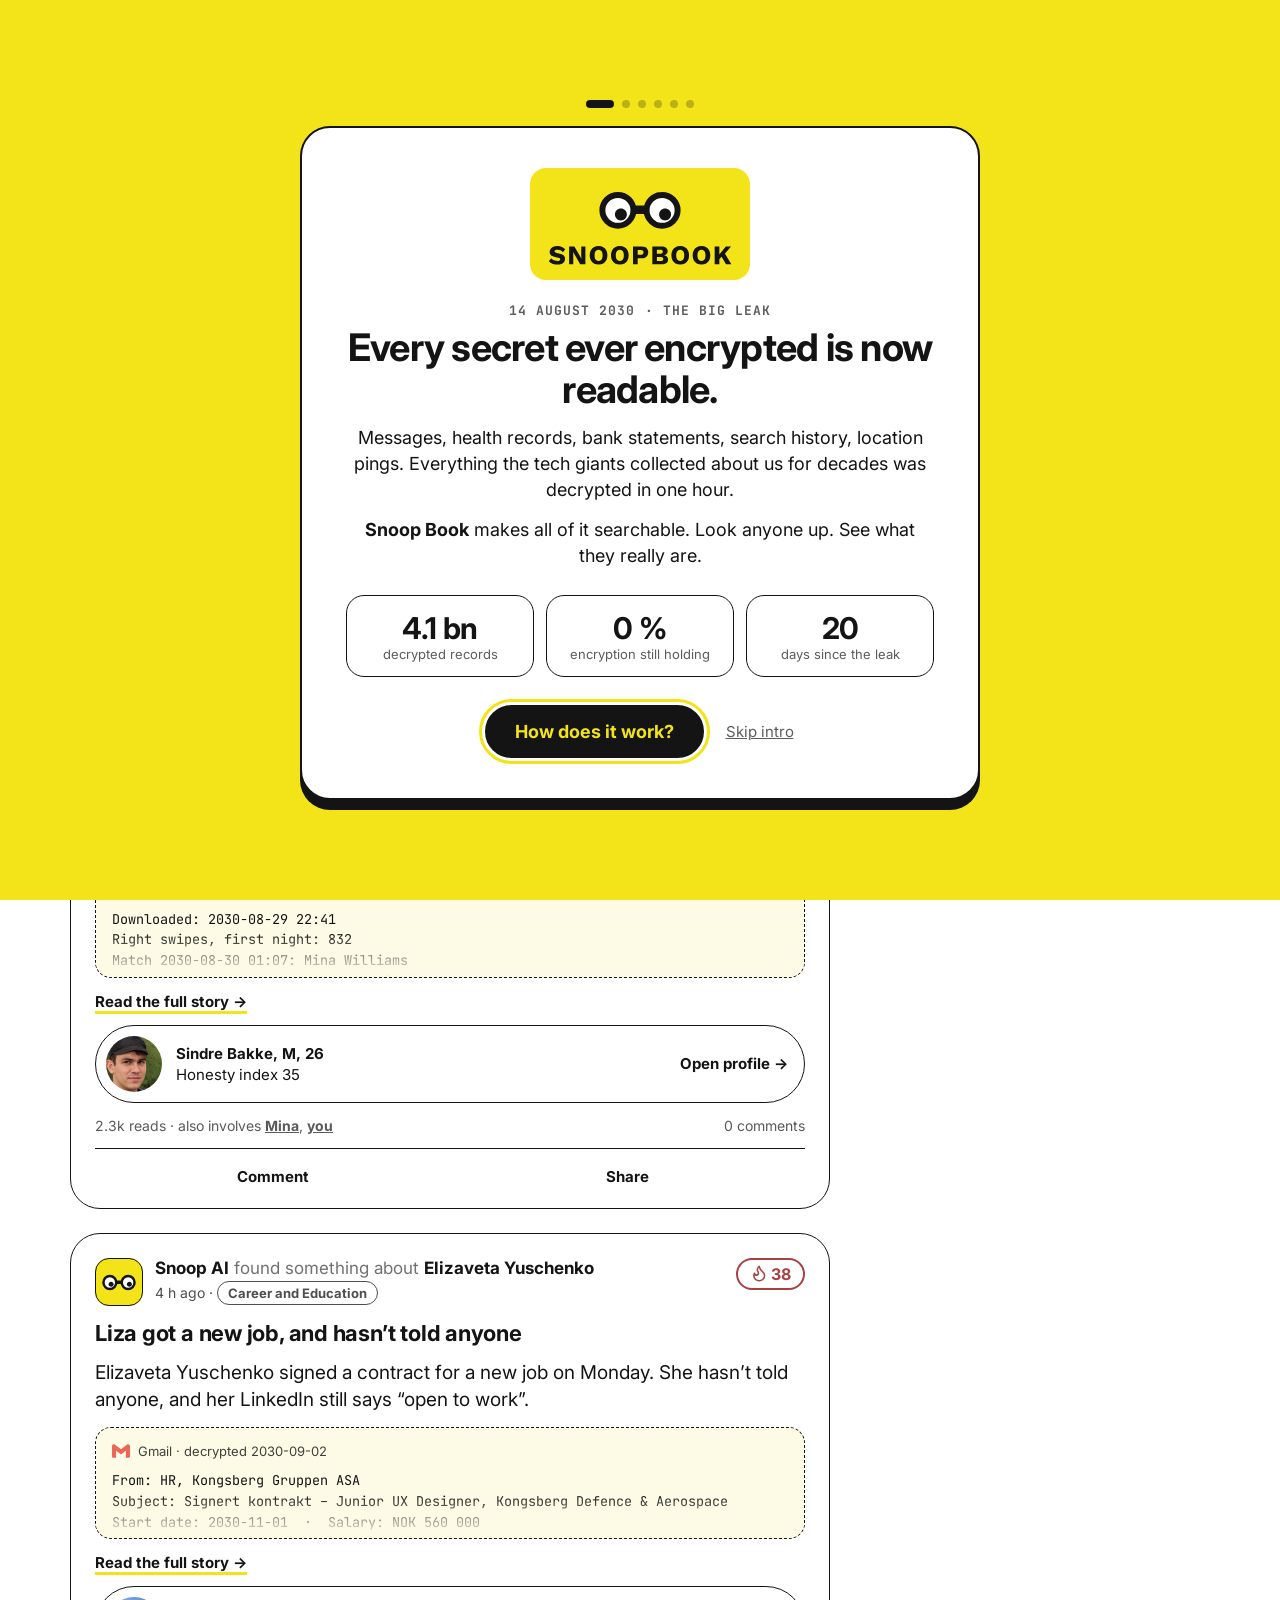
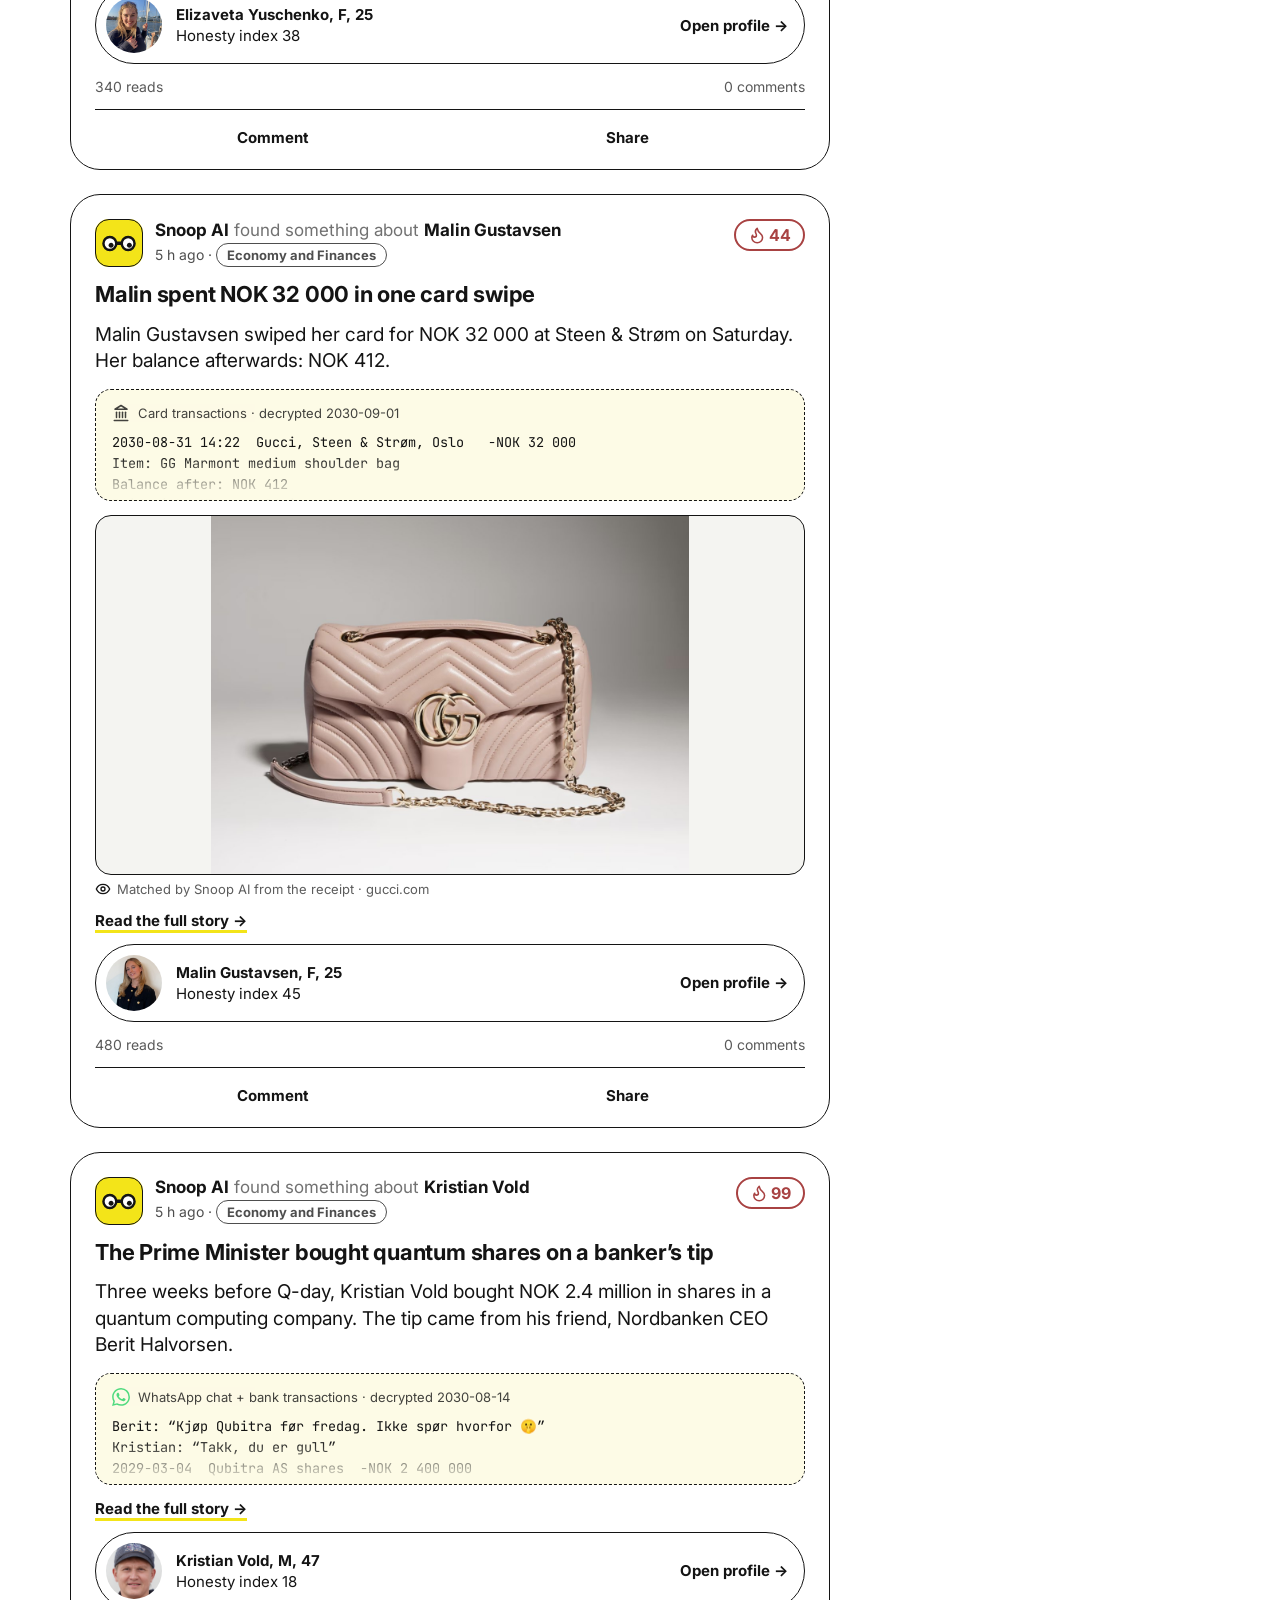
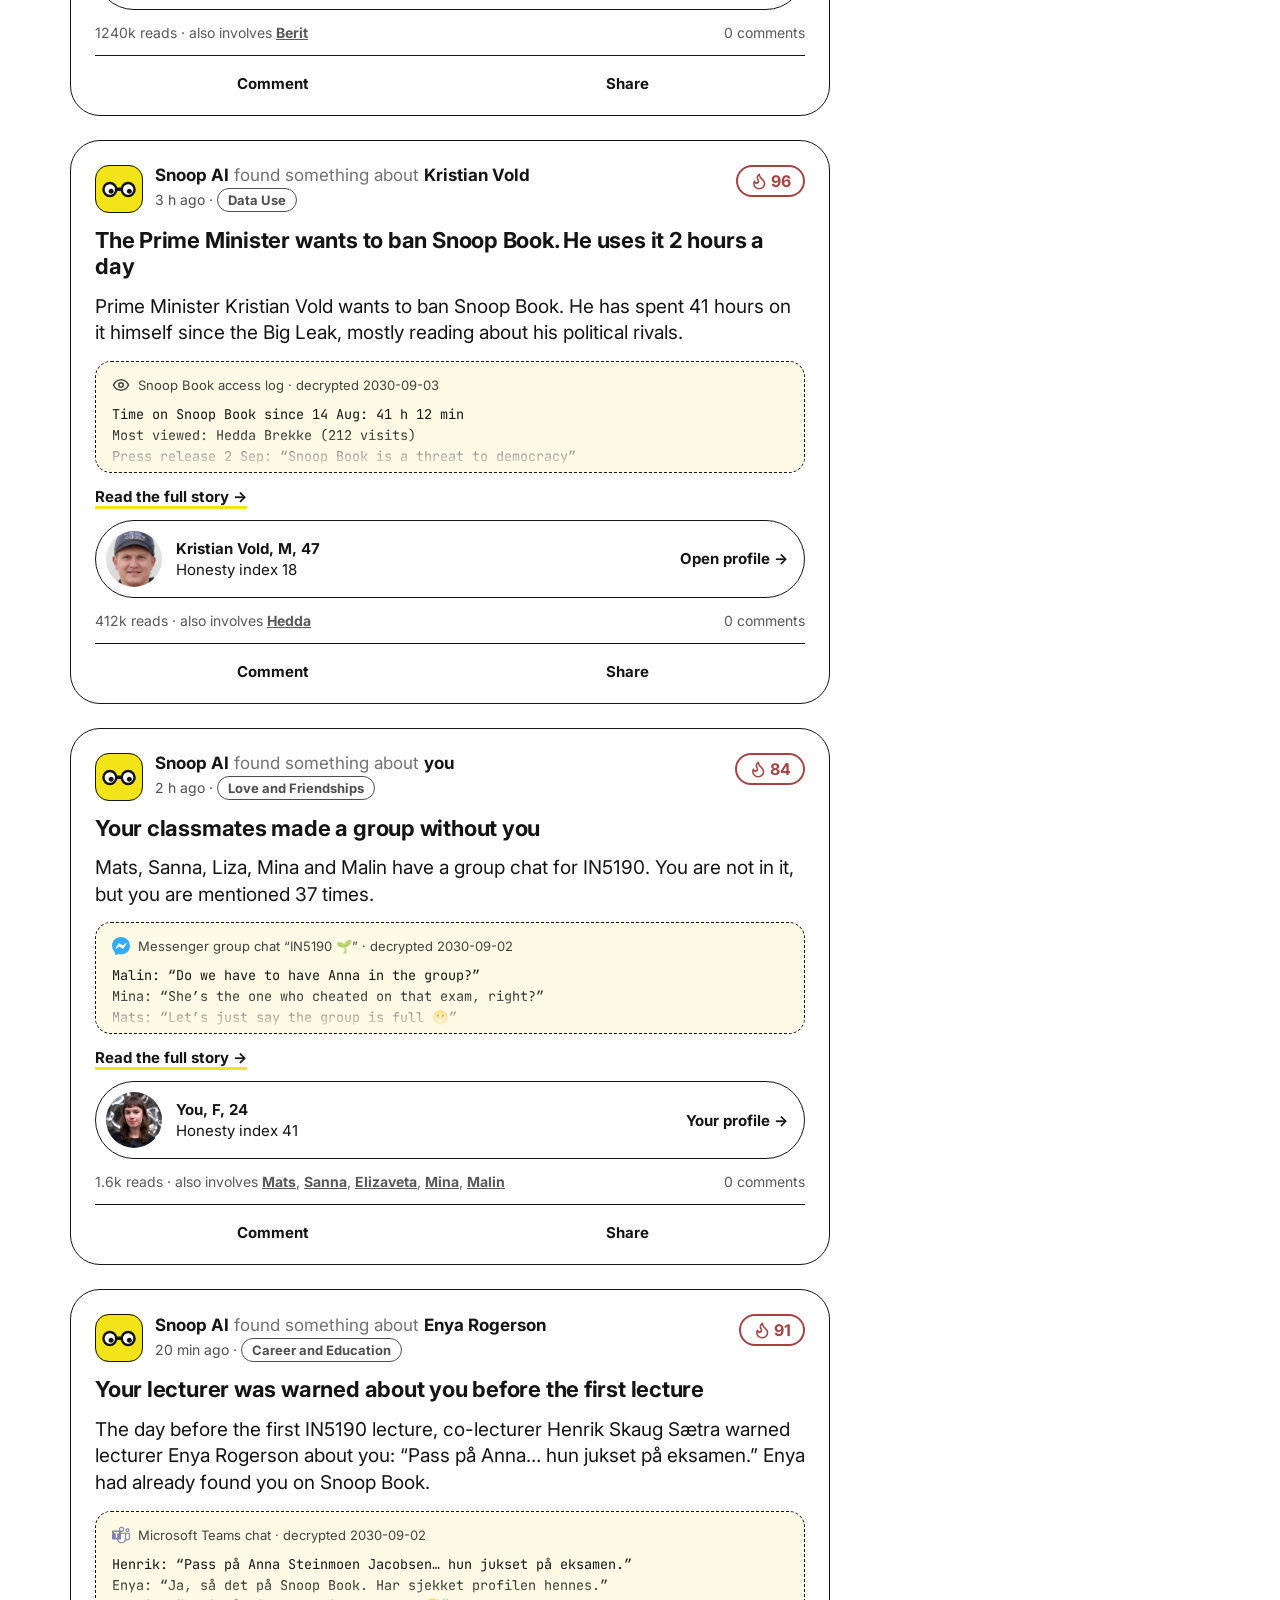
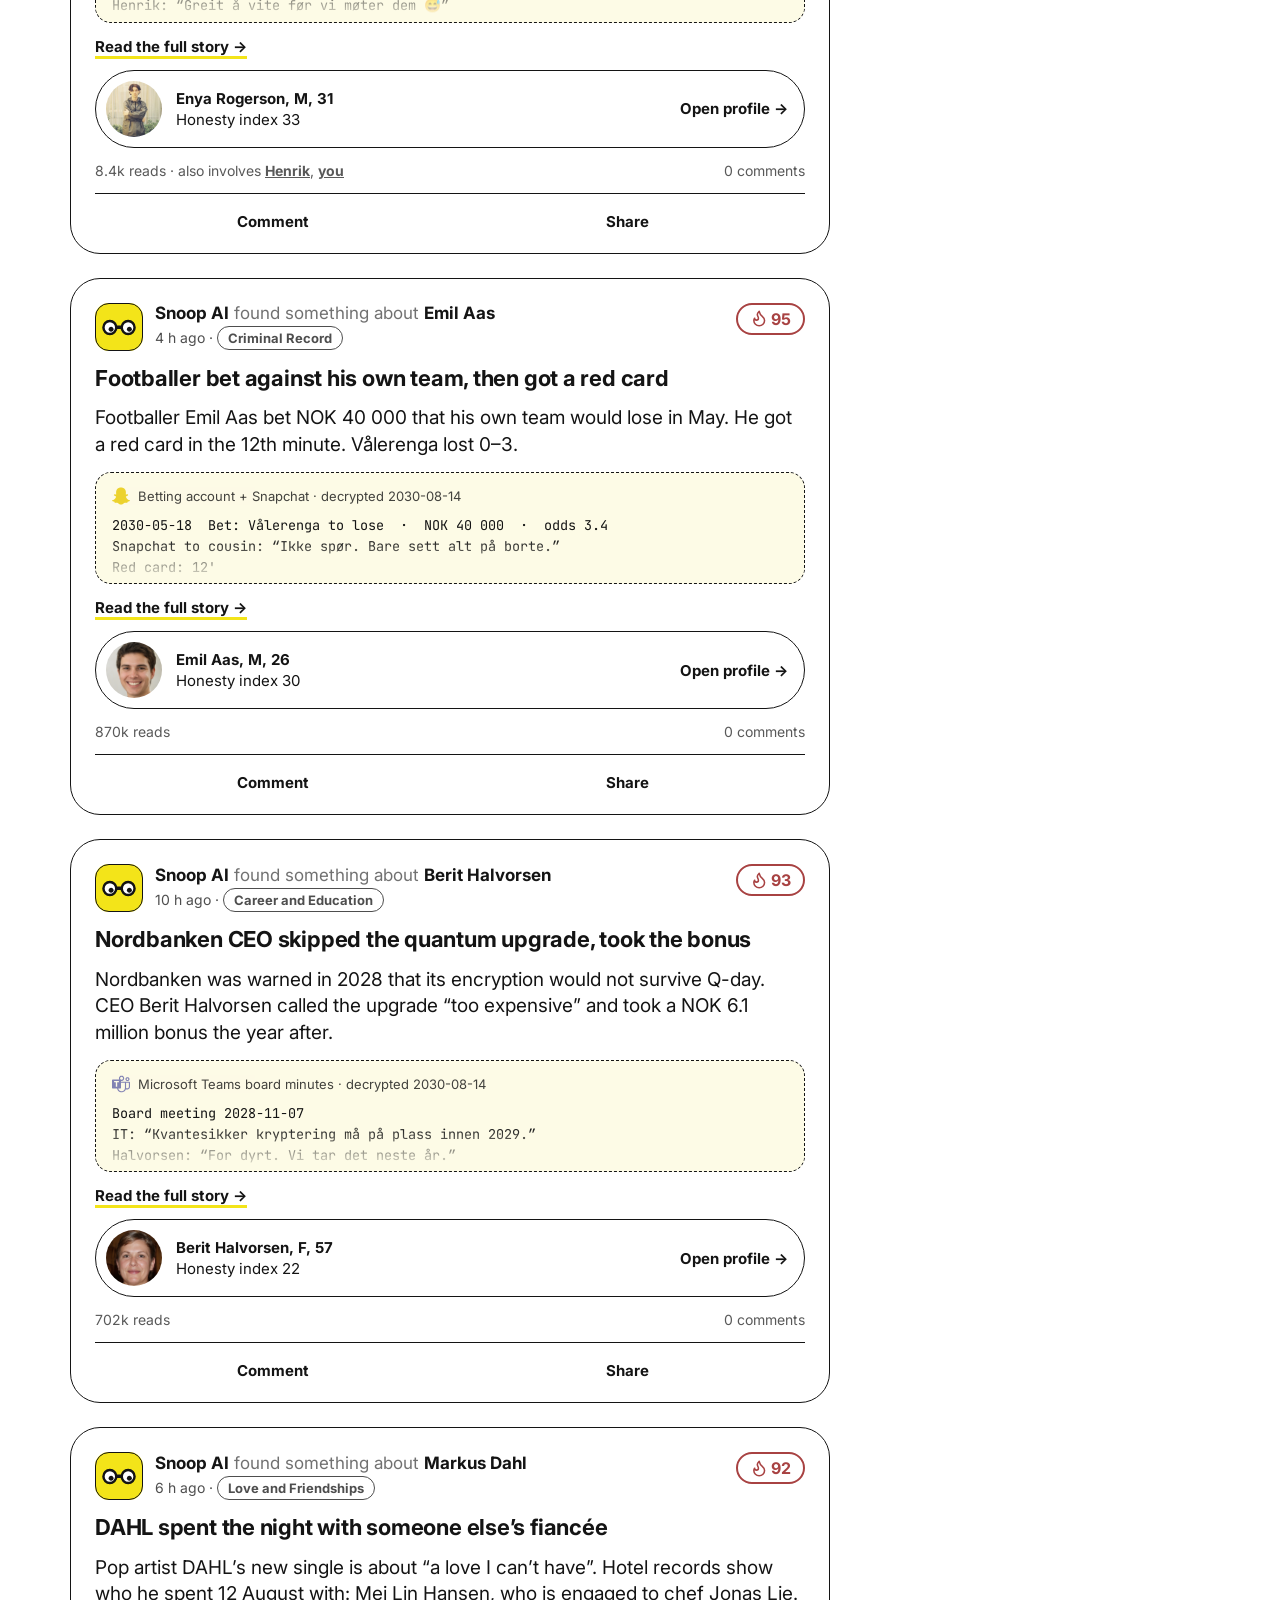
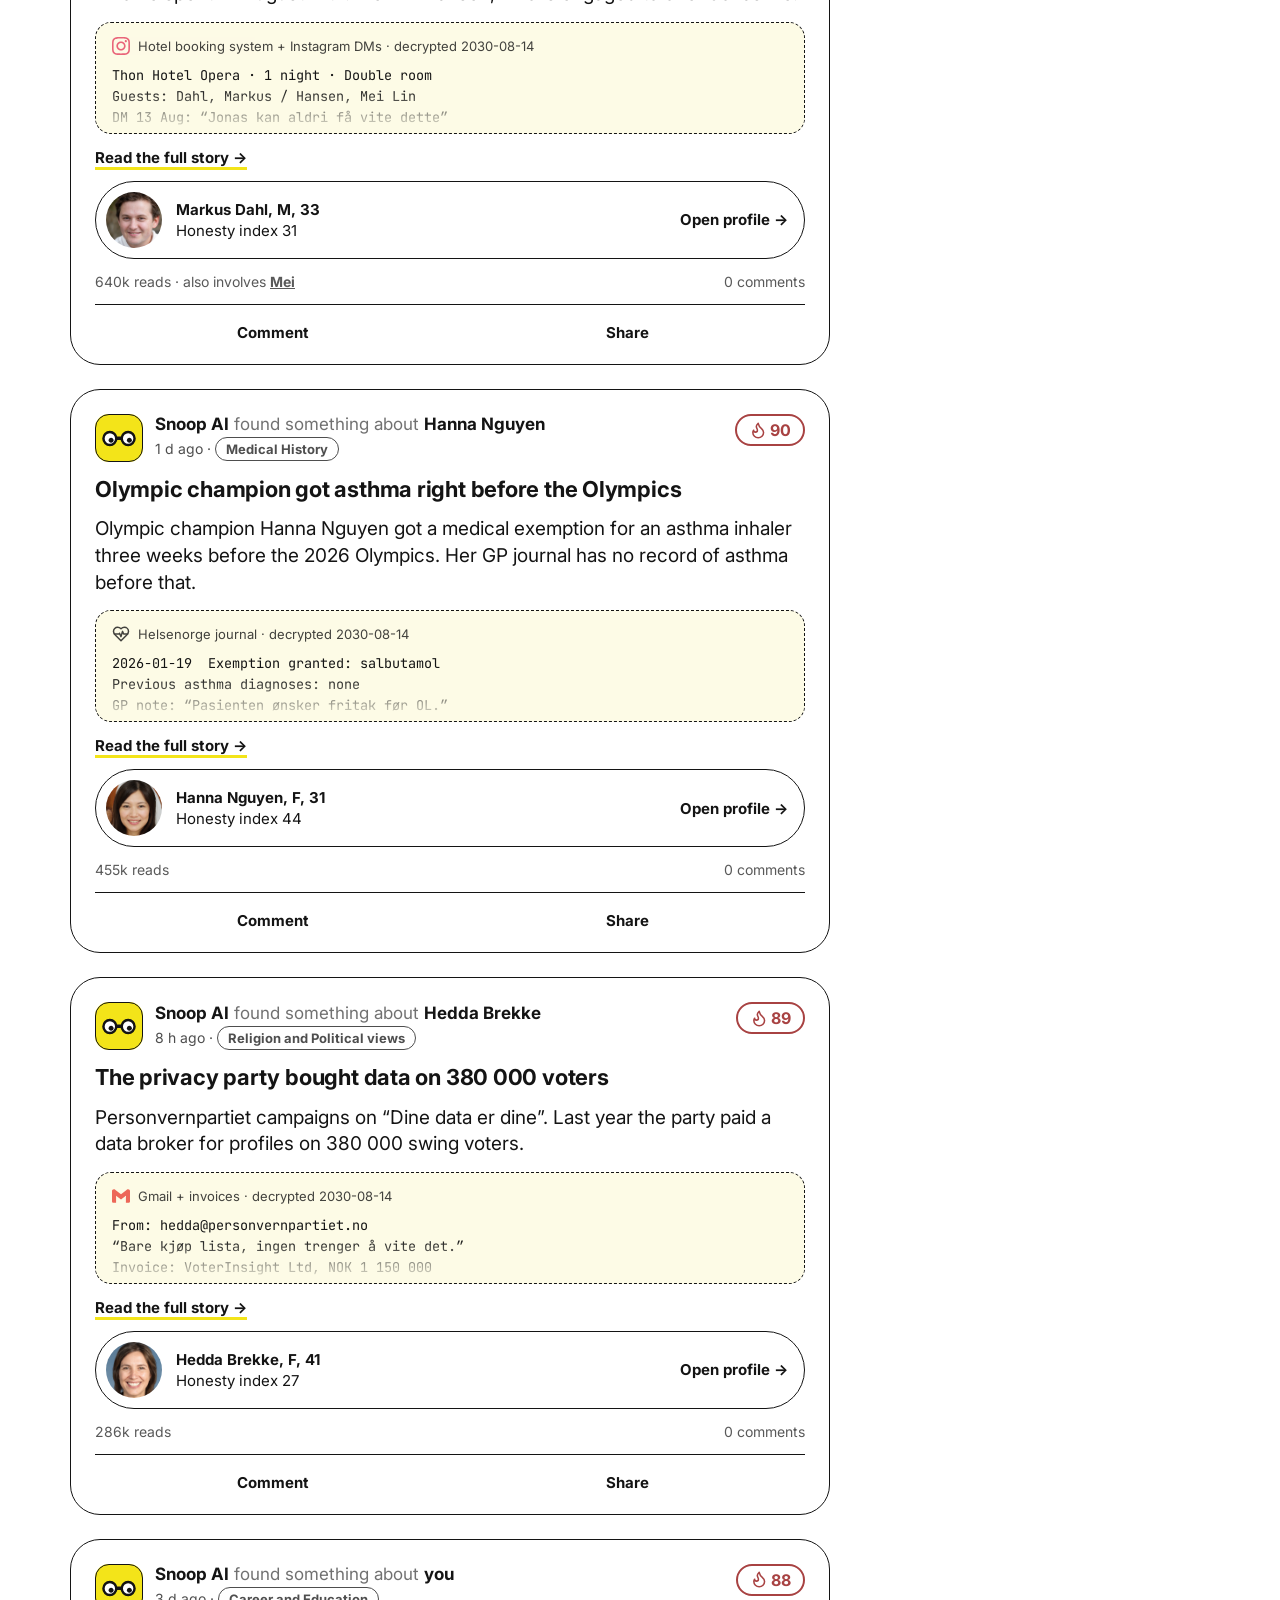
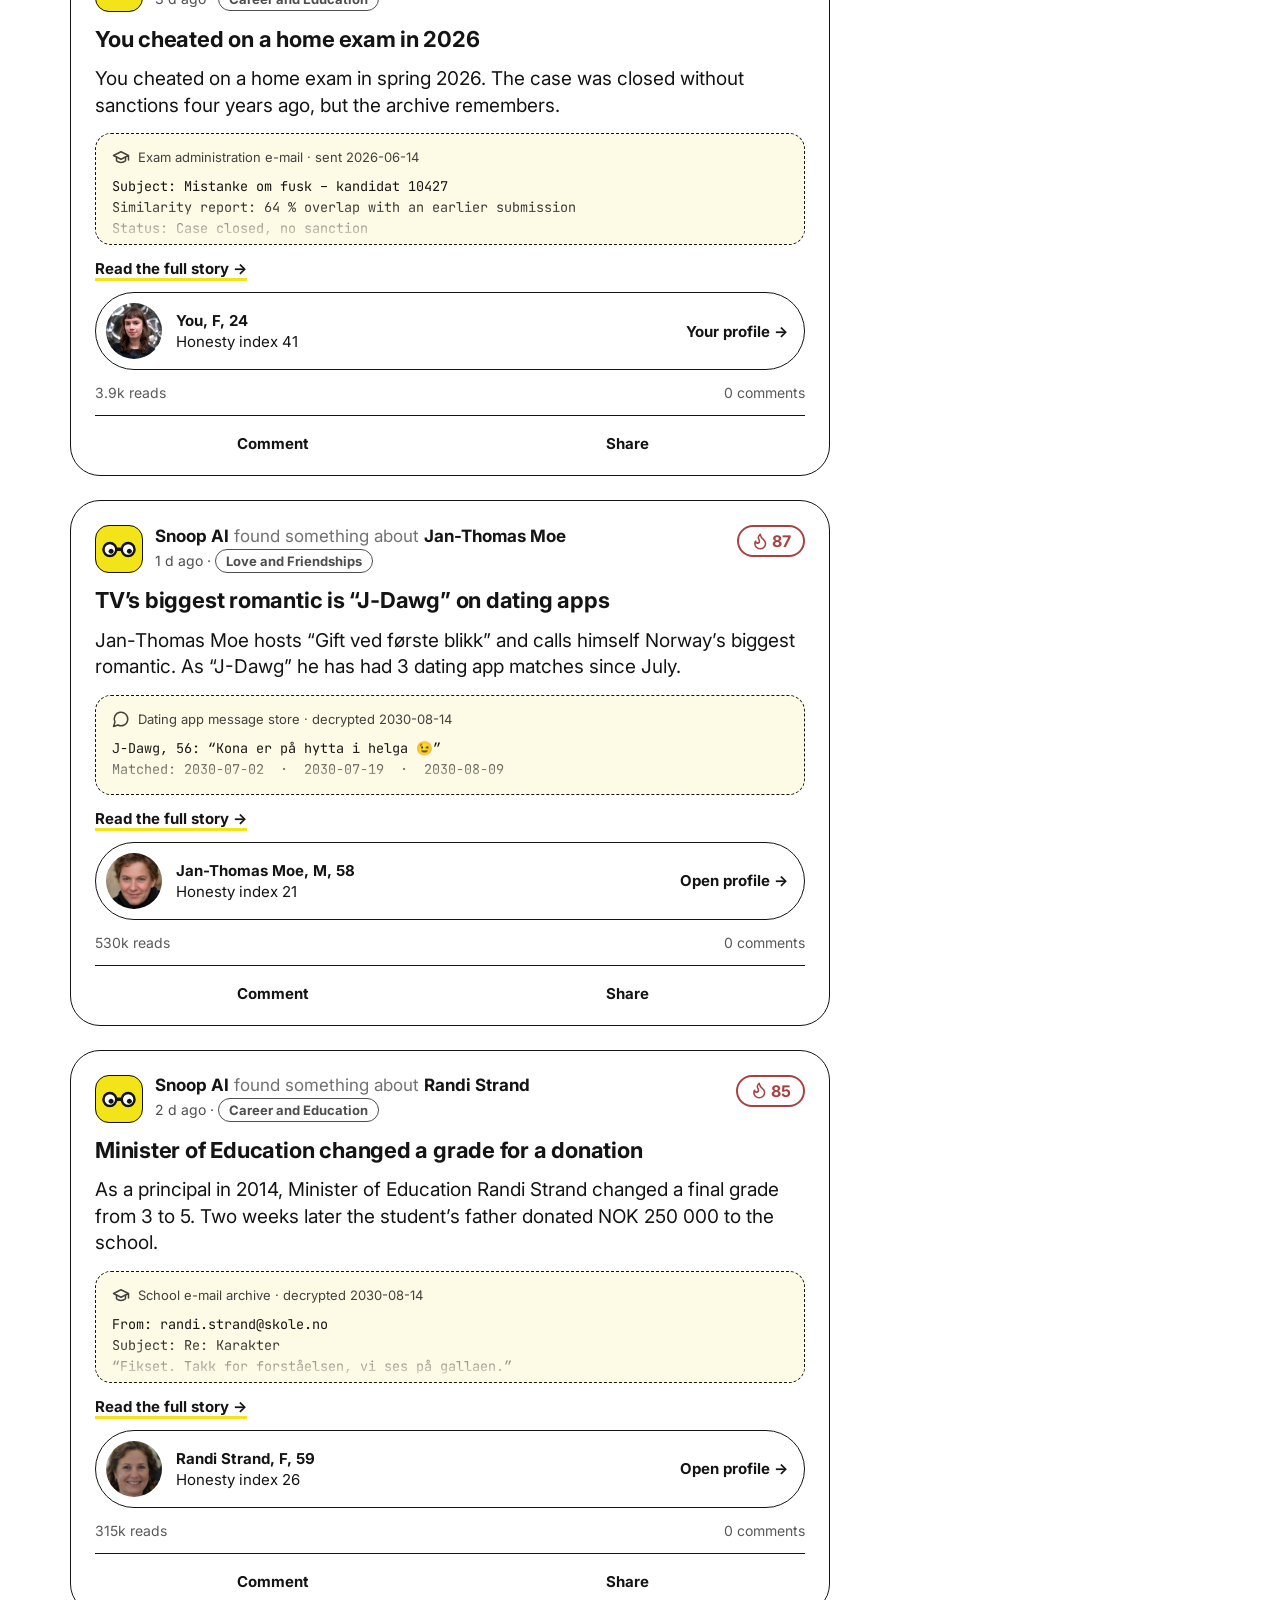
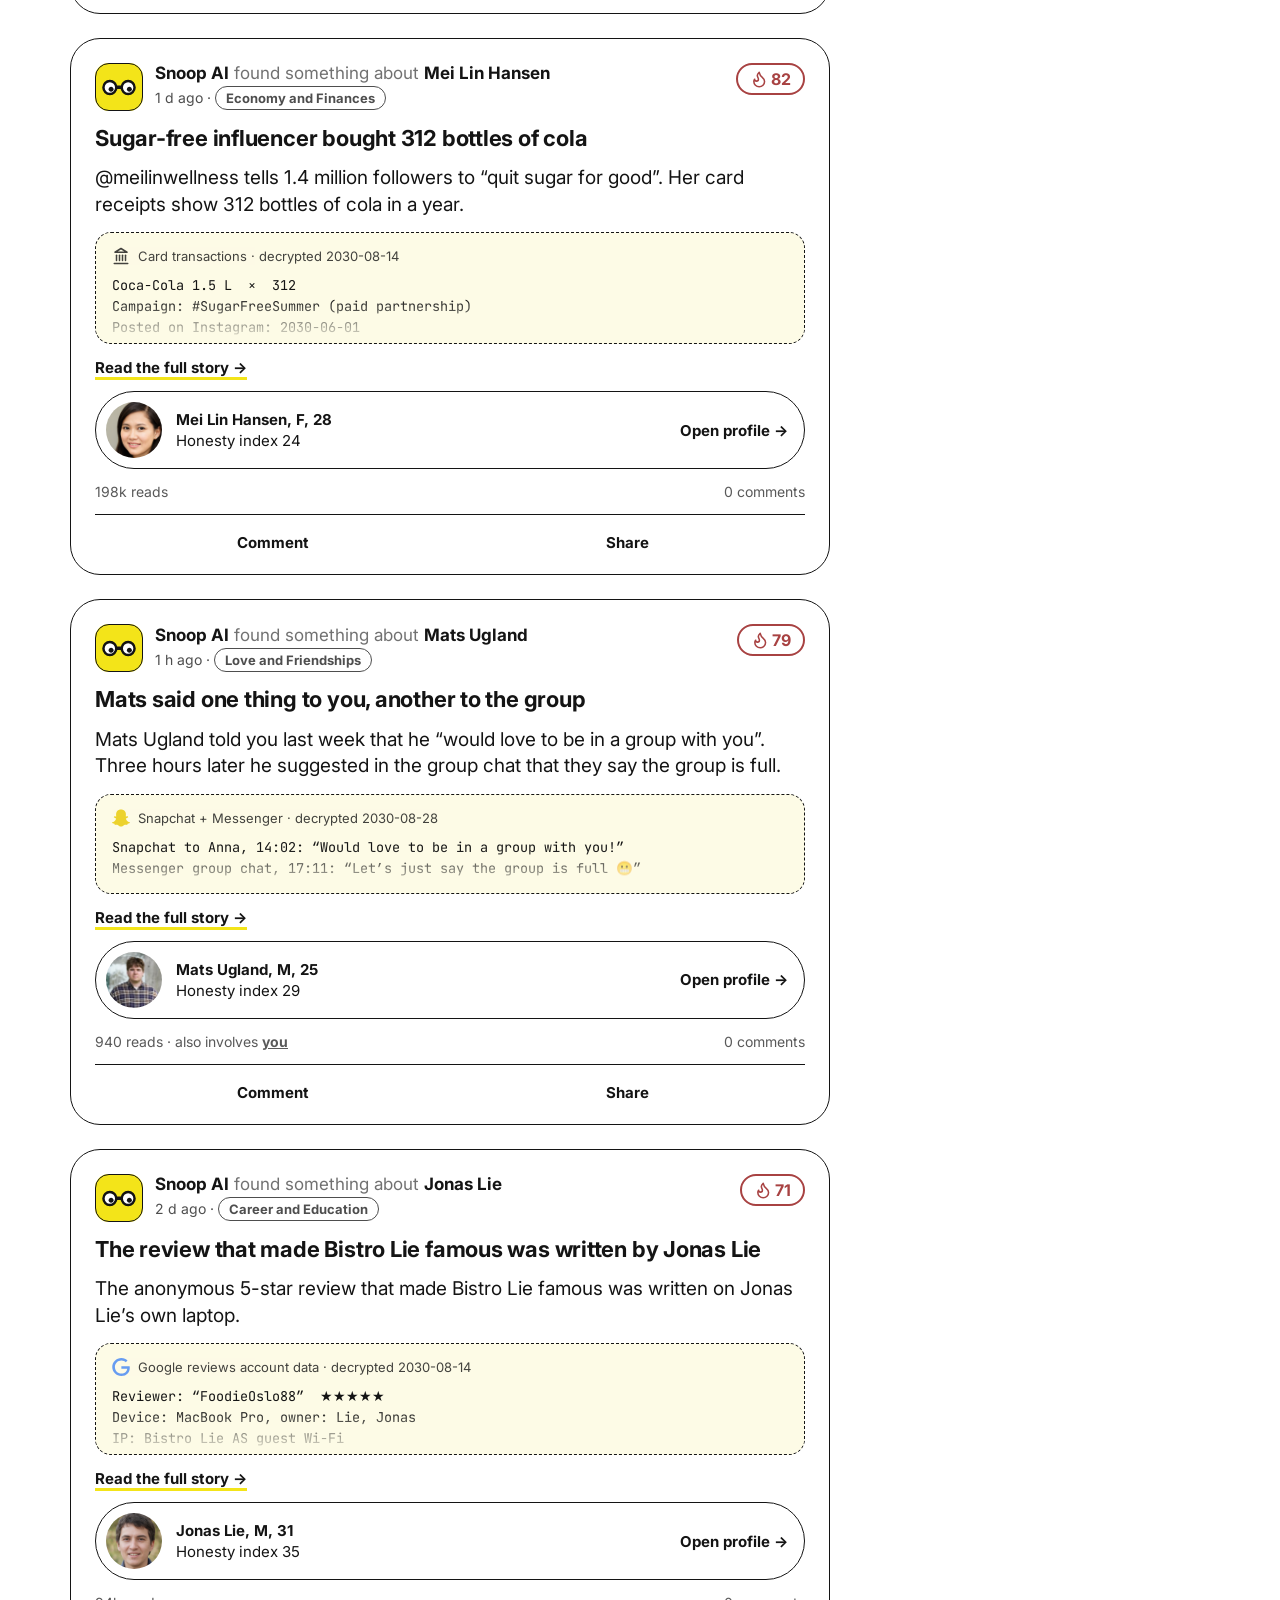
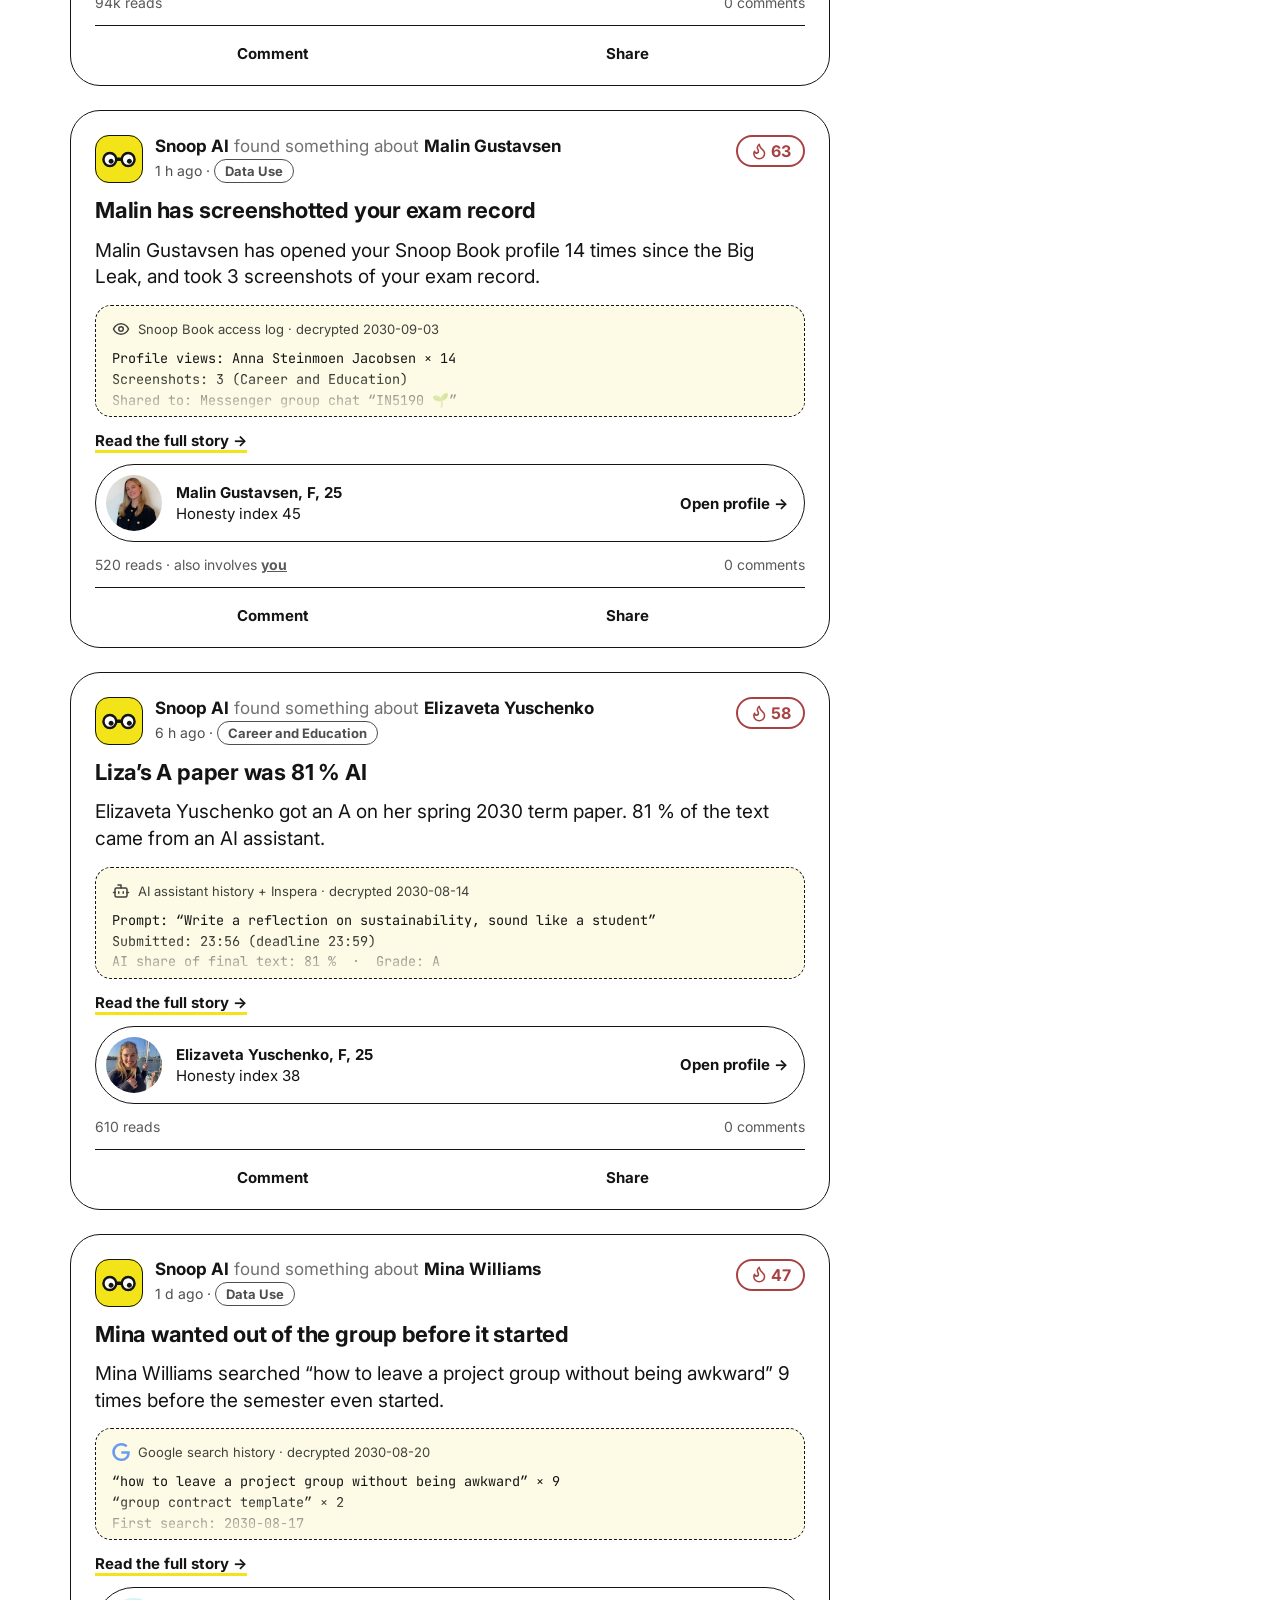
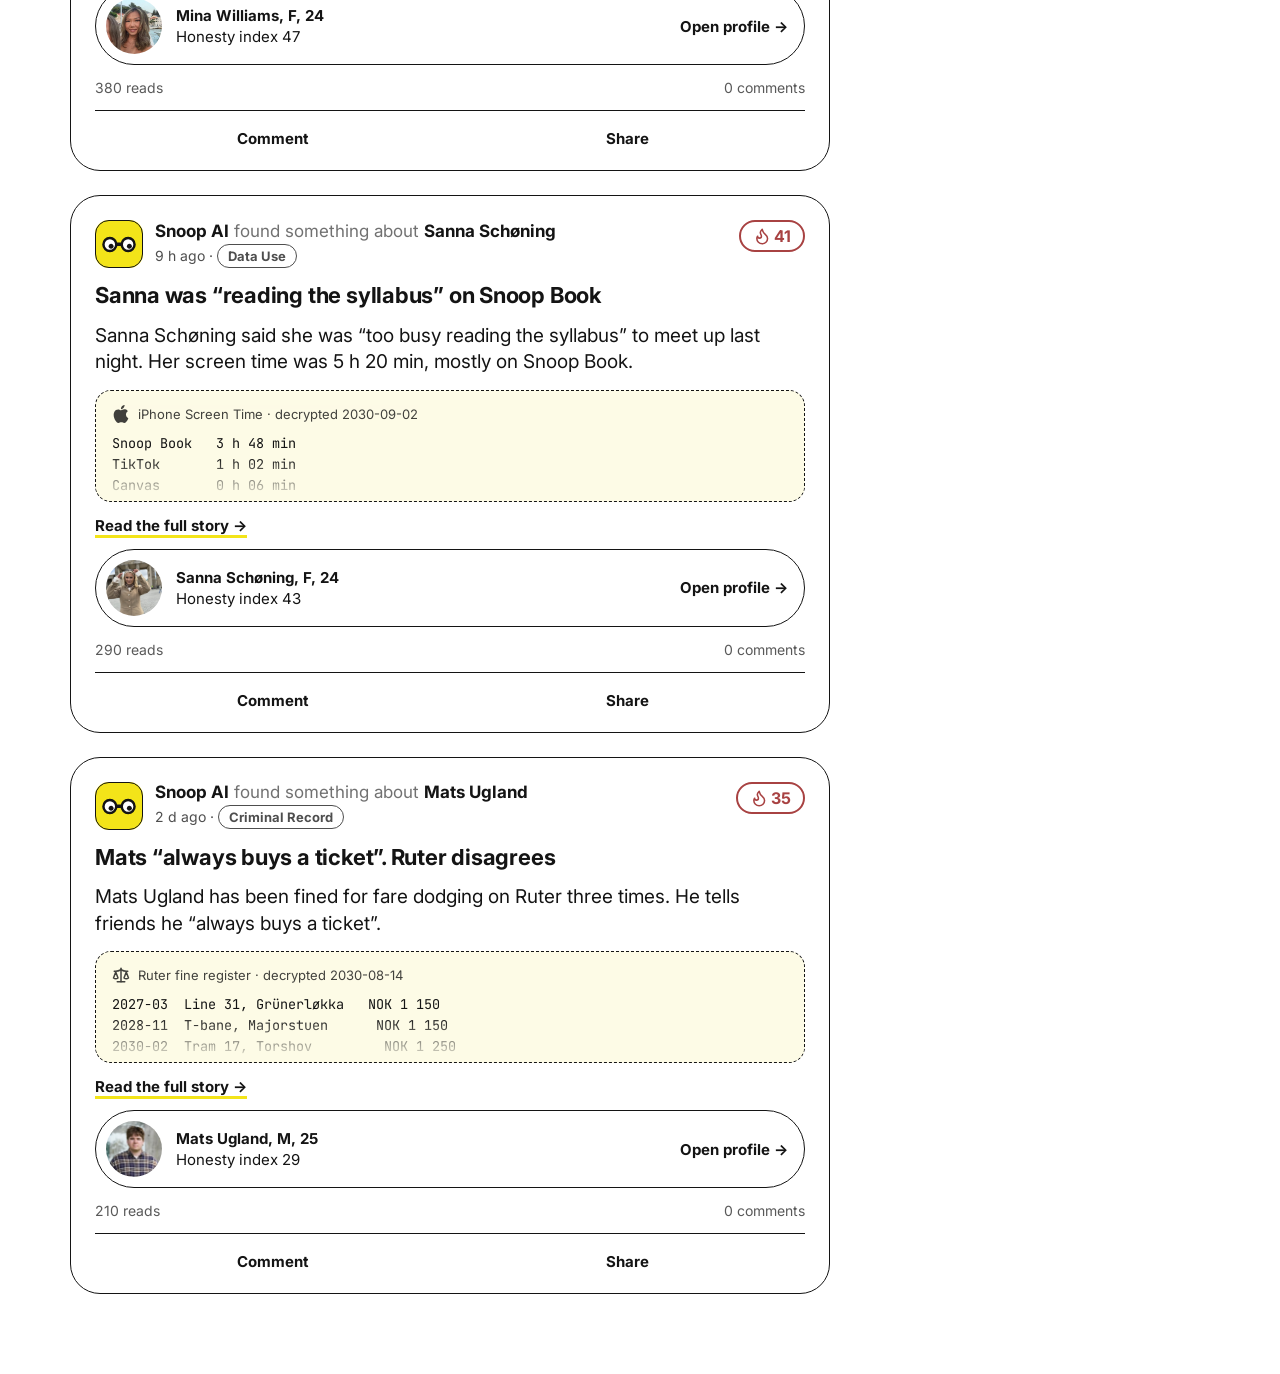
<file: index.html>
<!doctype html>
<html lang="en">
<head>
  <meta charset="utf-8">
  <meta name="viewport" content="width=device-width, initial-scale=1">
  <title>Snoop Book</title>
  <link rel="icon" href="assets/icon.svg" type="image/svg+xml">
  <meta name="theme-color" content="#F3E419">
  <link rel="preconnect" href="https://fonts.googleapis.com">
  <link rel="preconnect" href="https://fonts.gstatic.com" crossorigin>
  <link href="https://fonts.googleapis.com/css2?family=Inter:wght@400;700&family=JetBrains+Mono:wght@400;700&display=swap" rel="stylesheet">
  <link rel="stylesheet" href="styles.css">
  <link rel="stylesheet" href="home.css">
  <link rel="stylesheet" href="onboarding.css">
</head>
<body>
  <header class="topbar">
    <a class="logo" href="index.html" aria-label="Snoop Book – home">
      <img class="logo__img" src="assets/logo.svg" alt="" width="832" height="648">
    </a>
    <nav class="nav" aria-label="Main">
      <a href="index.html" aria-current="page">Home</a>
      <a href="me.html">My profile</a>
    </nav>
  </header>

  <div class="home">
    <main class="home__main">
      <!-- Archive chatbot -->
      <section class="chat" aria-labelledby="chat-title">
        <div class="chat__head">
          <h1 id="chat-title" class="chat__title">Ask the Archive</h1>
          <p class="chat__sub">4.1 billion decrypted records · curated by Snoop AI</p>
        </div>
        <div class="chat__log" id="chat-log" aria-live="polite"></div>
        <div class="chat__chips" id="chat-chips"></div>
        <form class="chat__form" id="chat-form" autocomplete="off">
          <label class="visually-hidden" for="chat-input">Ask the archive</label>
          <input class="chat__input" id="chat-input" type="text" placeholder="Ask about anyone…">
          <button class="chat__send" type="submit">Search</button>
        </form>
      </section>

      <!-- Feed -->
      <section class="feed" aria-label="Gossip">
        <div class="tabs" role="tablist" aria-label="Feed">
          <button class="tab" role="tab" id="tab-for-you" aria-selected="true" aria-controls="feed-list" data-tab="for-you">For you</button>
          <button class="tab" role="tab" id="tab-trending" aria-selected="false" aria-controls="feed-list" data-tab="trending">Juiciest</button>
          <button class="tab" role="tab" id="tab-network" aria-selected="false" aria-controls="feed-list" data-tab="network">Your network</button>
        </div>
        <div class="feed__list" id="feed-list" role="tabpanel" aria-labelledby="tab-for-you"></div>
      </section>
    </main>

    <aside class="home__side" aria-label="Sidebar">
      <section class="side-card side-card--me" id="me-card" aria-label="You"></section>
      <section class="side-card">
        <h2 class="side-card__title">Your network</h2>
        <ul class="people" id="network-list"></ul>
      </section>
      <section class="side-card">
        <h2 class="side-card__title">Archive status</h2>
        <dl class="stats">
          <div><dt>Days since the Big Leak</dt><dd>20</dd></div>
          <div><dt>Records decrypted</dt><dd>4.1 bn</dd></div>
          <div><dt>Gossip surfaced today</dt><dd>38 207</dd></div>
          <div><dt>Encryption still holding</dt><dd class="stats--bad">0 %</dd></div>
        </dl>
        <a class="replay-intro" id="replay-intro" href="?intro">Replay intro</a>
      </section>
    </aside>
  </div>

  <script src="data.js"></script>
  <script src="icons.js"></script>
  <script src="home.js"></script>
  <script src="gossip-detail.js"></script>
  <script src="onboarding.js"></script>
</body>
</html>
</file>
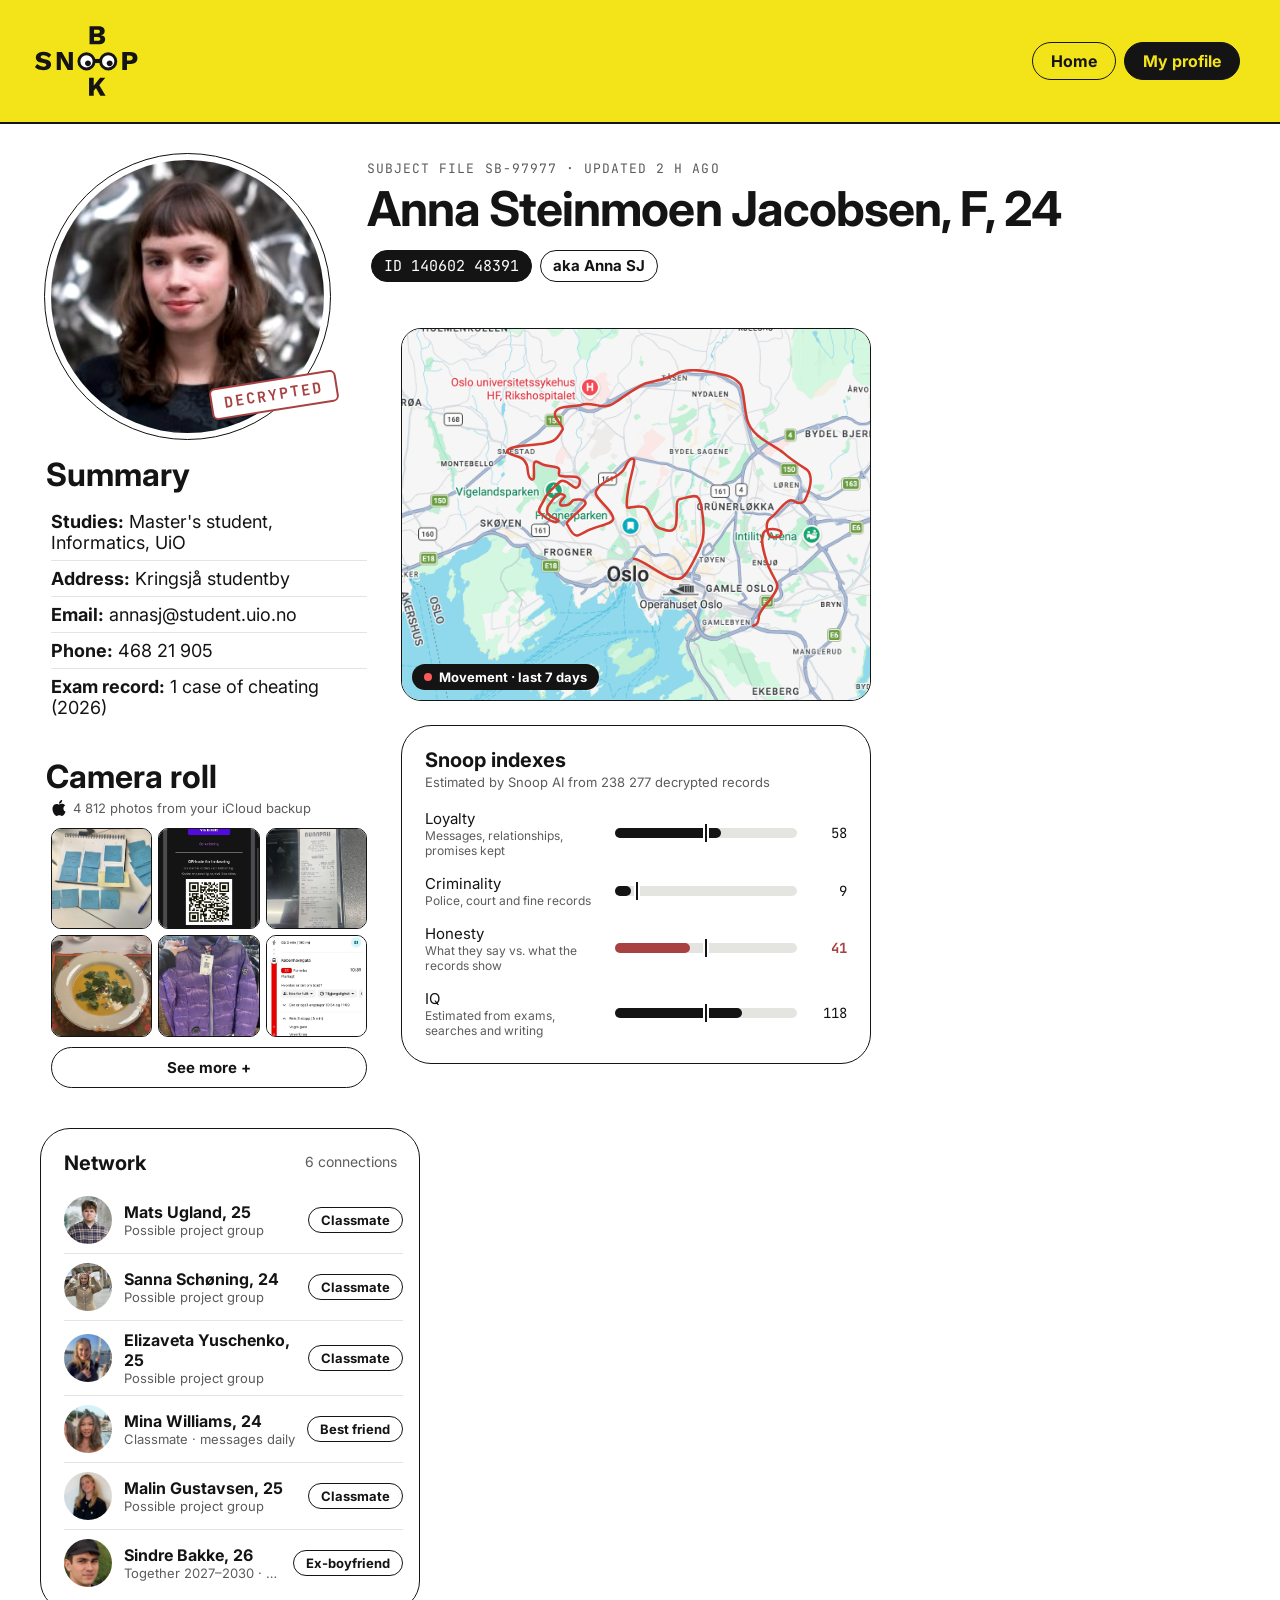
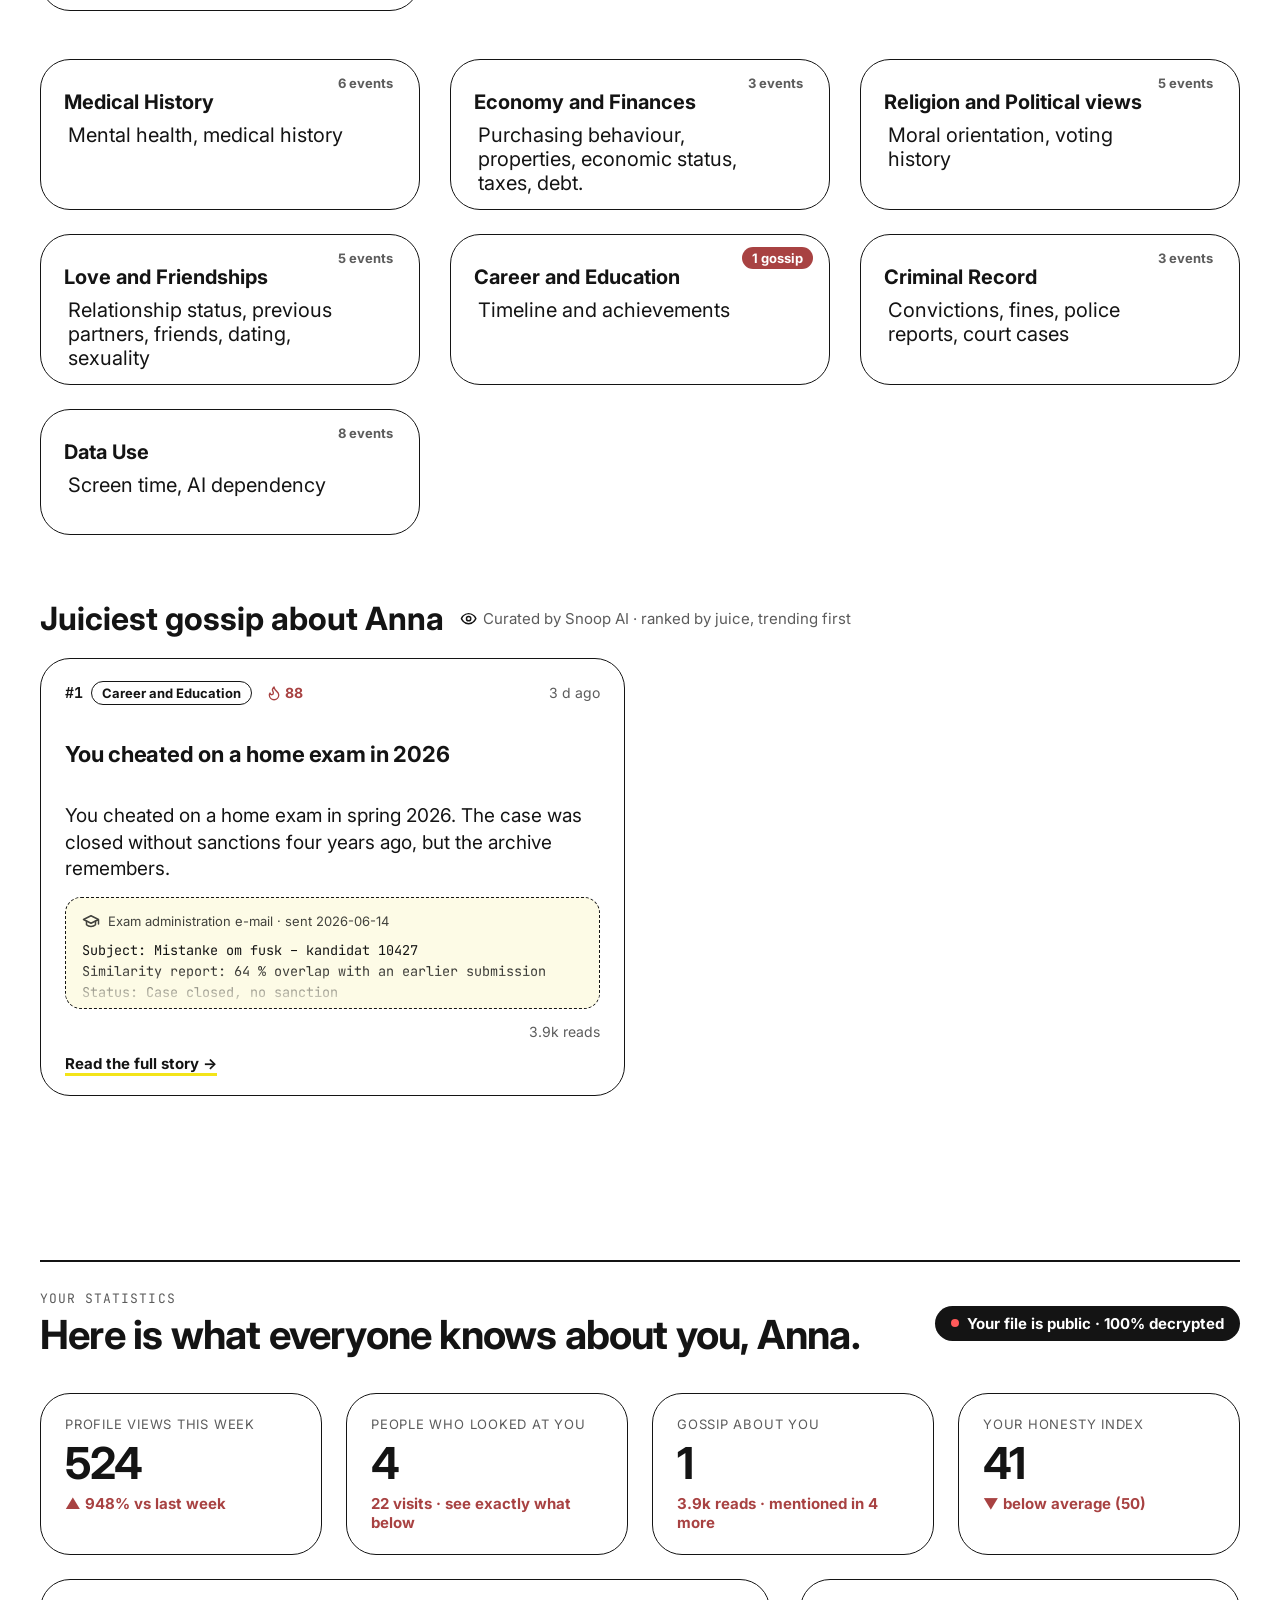
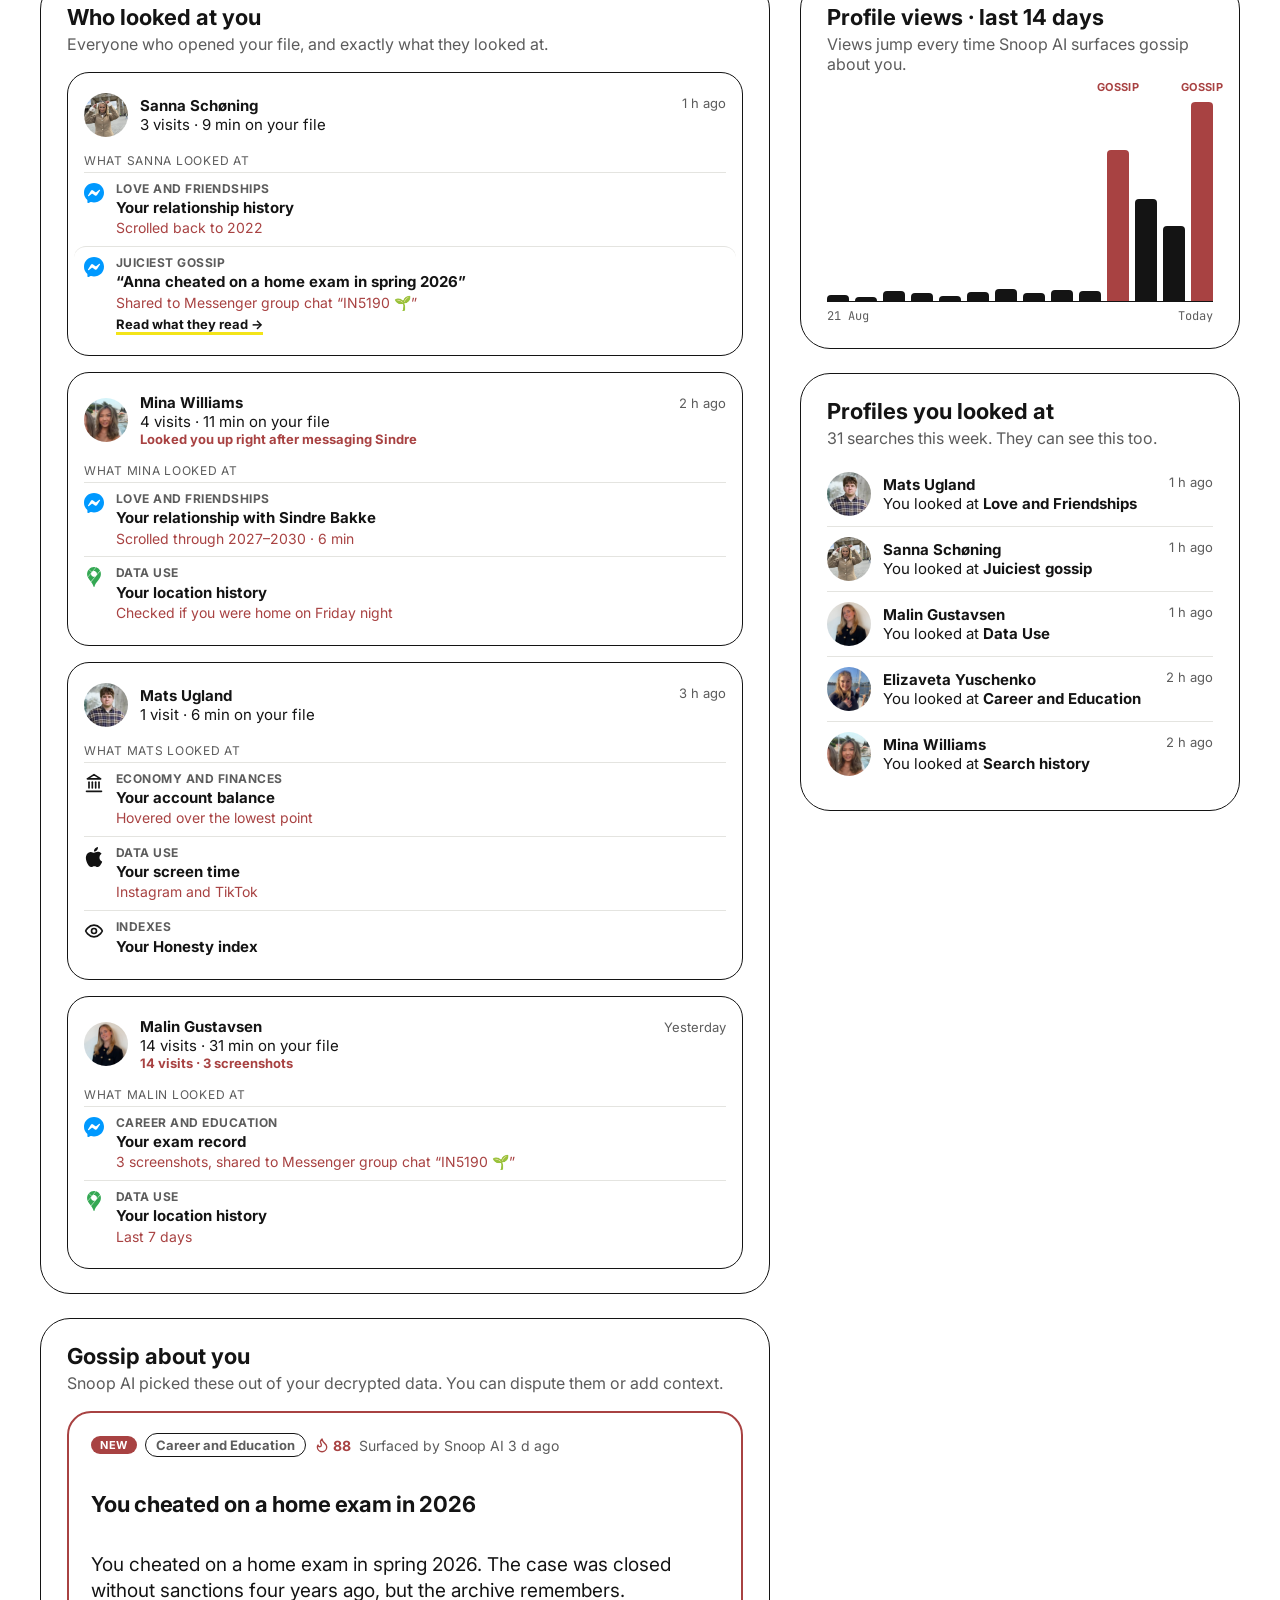
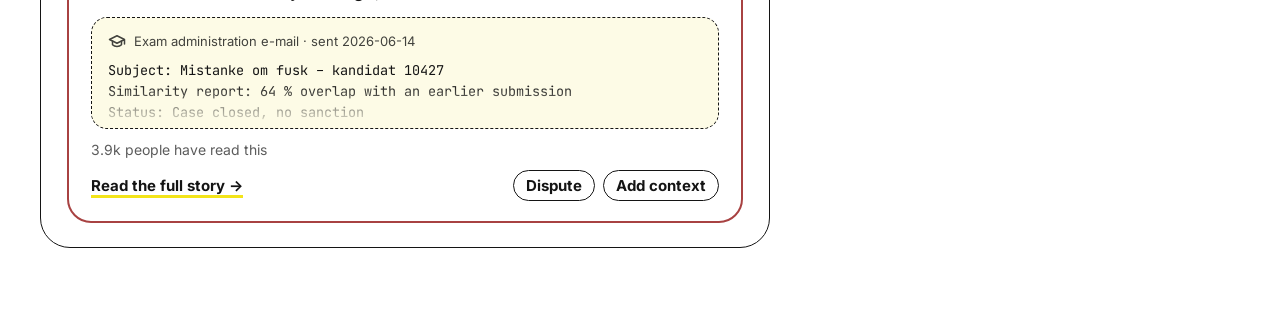
<file: me.html>
<!doctype html>
<html lang="en">
<head>
  <meta charset="utf-8">
  <meta name="viewport" content="width=device-width, initial-scale=1">
  <title>My profile – Snoop Book</title>
  <link rel="icon" href="assets/icon.svg" type="image/svg+xml">
  <meta name="theme-color" content="#F3E419">
  <link rel="preconnect" href="https://fonts.googleapis.com">
  <link rel="preconnect" href="https://fonts.gstatic.com" crossorigin>
  <link href="https://fonts.googleapis.com/css2?family=Inter:wght@400;700&family=JetBrains+Mono:wght@400;700&display=swap" rel="stylesheet">
  <link rel="stylesheet" href="styles.css">
  <link rel="stylesheet" href="me.css">
</head>
<body data-me="true">
  <header class="topbar">
    <a class="logo" href="index.html" aria-label="Snoop Book – home">
      <img class="logo__img" src="assets/logo.svg" alt="" width="832" height="648">
    </a>
    <nav class="nav" aria-label="Main">
      <a href="index.html">Home</a>
      <a href="me.html" aria-current="page">My profile</a>
    </nav>
  </header>

  <main>
    <!-- Your own file, exactly as others see it: rendered by profile.js -->
    <div class="profile" id="profile"></div>

    <!-- Camera roll + your statistics: rendered by me.js -->
    <div class="me" id="me"></div>
  </main>

  <script src="data.js"></script>
  <script src="icons.js"></script>
  <script src="timeline.js"></script>
  <script src="profile.js"></script>
  <script src="gossip-detail.js"></script>
  <script src="me.js"></script>
</body>
</html>
</file>
<file: styles.css>
:root {
  --bg: #ffffff;
  --fg: #141414;          /* logo ink */
  --border: #141414;
  --accent: #F3E419;      /* logo yellow */
  --accent-soft: #FBF5B8; /* yellow tint for hover / highlight surfaces */
  --below: #a84242;
  --above: #42a858;
  --radius-card: 30px;
  --card-w: 457px;
  --card-h: 126px;
  --page-w: 1512px;
  --muted: #5c5c5c;
  --line: #e4e4e0;
  --mono: "JetBrains Mono", ui-monospace, monospace;
}

* { box-sizing: border-box; }
[hidden] { display: none !important; }

html, body {
  margin: 0;
  background: var(--bg);
  color: var(--fg);
  font-family: "Inter", system-ui, sans-serif;
  font-size: 20px;
  line-height: normal;
}

h1, h2, p, ul, figure { margin: 0; }

/* ---------- Shared components ---------- */
.chip {
  display: inline-block;
  padding: 3px 10px;
  border: 1px solid var(--border);
  border-radius: 999px;
  font-size: 13px;
  font-weight: 700;
}

.evidence {
  padding: 14px 16px;
  border: 1px dashed var(--border);
  border-radius: 16px;
  background: #fdfbe6;
}
.evidence__label { font-size: 13px; opacity: .8; }
.evidence__tag {
  margin-right: 6px;
  padding: 2px 8px;
  border-radius: 999px;
  background: var(--below);
  color: #fff;
  font-weight: 700;
  font-size: 11px;
  letter-spacing: .06em;
  text-transform: uppercase;
}
.evidence__body {
  margin: 10px 0 0;
  font-family: "JetBrains Mono", ui-monospace, monospace;
  font-size: 13.5px;
  line-height: 1.55;
  white-space: pre-wrap;
  word-break: break-word;
}

/* ---------- Top bar + logo ---------- */
.topbar {
  display: flex;
  align-items: center;
  justify-content: space-between;
  margin-bottom: 24px;
  padding: 6px max(40px, calc((100% - var(--page-w)) / 2 + 40px)) 6px max(16px, calc((100% - var(--page-w)) / 2 + 16px));
  background: var(--accent);
  border-bottom: 2px solid var(--fg);
}

.nav { display: flex; gap: 8px; }
.nav a {
  padding: 8px 18px;
  border: 1px solid var(--border);
  border-radius: 999px;
  color: inherit;
  font-weight: 700;
  font-size: 16px;
  text-decoration: none;
}
.nav a:hover { background: var(--bg); }
.nav a[aria-current="page"] { background: var(--fg); color: var(--accent); }

.visually-hidden {
  position: absolute !important;
  width: 1px; height: 1px;
  overflow: hidden;
  clip: rect(0 0 0 0);
  white-space: nowrap;
}

.logo { display: block; line-height: 0; }
.logo__img { display: block; width: auto; height: 110px; }
.logo:focus-visible { outline: 2px solid var(--fg); outline-offset: 2px; border-radius: 6px; }

/* ---------- Layout ---------- */
.profile {
  max-width: var(--page-w);
  margin: 0 auto;
  padding: 12px 40px 80px;
}

.identity {
  display: grid;
  grid-template-columns: 327px minmax(0, 1fr) minmax(0, var(--card-w));
  grid-template-rows: auto 1fr;
  grid-template-areas:
    "left head head"
    "left main side";
  padding-right: clamp(0px, calc(100vw - 1418px), 94px);
  align-items: start;
}

.identity__left { grid-area: left; padding-left: 11px; }
.identity__head { grid-area: head; min-width: 0; }
.identity__main { grid-area: main; min-width: 0; }
.identity__scores { grid-area: side; margin-top: 22px; } /* same top as the map */

/* Avatar + stamp */
.avatar-wrap { position: relative; width: 273px; }
.avatar {
  display: block;
  width: 273px;
  height: 273px;
  border-radius: 50%;
  object-fit: cover;
  outline: 1px solid var(--border);
  outline-offset: 6px;
  filter: contrast(1.05) saturate(.9);
}
.stamp {
  position: absolute;
  right: -14px;
  bottom: 22px;
  padding: 4px 12px;
  border: 2px solid var(--below);
  border-radius: 6px;
  background: var(--bg);
  color: var(--below);
  font-family: var(--mono);
  font-size: 15px;
  font-weight: 700;
  letter-spacing: .14em;
  text-transform: uppercase;
  transform: rotate(-9deg);
}

.summary__heading {
  margin: 22px 0 0 -5px;
  font-size: 32px;
  font-weight: 700;
}

.summary {
  list-style: none;
  padding: 10px 0 0;
  overflow-wrap: break-word;
}
.summary li {
  padding: 7px 0;
  border-bottom: 1px solid var(--line);
  font-size: 18px;
}
.summary li:last-child { border-bottom: 0; }

/* ---------- Identity ---------- */
.eyebrow {
  margin-bottom: 6px;
  font-family: var(--mono);
  font-size: 13px;
  letter-spacing: .08em;
  text-transform: uppercase;
  color: var(--muted);
}

.name {
  font-size: 48px;
  font-weight: 700;
  letter-spacing: -.02em;
  line-height: 1.1;
}

.tags { display: flex; flex-wrap: wrap; gap: 8px; margin-top: 14px; padding-left: 4px; }
.tag {
  display: inline-block;
  padding: 5px 12px;
  border: 1px solid var(--border);
  border-radius: 999px;
  background: var(--bg);
  color: inherit;
  font: inherit;
  font-size: 15px;
  font-weight: 700;
}
.tag--mono { font-family: var(--mono); font-weight: 400; background: var(--fg); color: var(--bg); }
.tag--button { cursor: pointer; white-space: nowrap; }
.tag--button:hover { background: var(--accent); }

.movement {
  position: relative;
  max-width: 470px; /* same width as the Records box below */
  aspect-ratio: 372 / 295;
  margin: 22px 0 0 34px;
  border: 1px solid var(--border);
  border-radius: 20px;
  overflow: hidden;
}
.movement__map {
  display: block;
  width: 100%;
  height: 100%;
  object-fit: cover;
}
.movement__route {
  position: absolute;
  /* Figma position (82.62, 31.92 in a 372×295 map), as percentages so it scales with the map */
  left: 22.21%;
  top: 10.82%;
  width: 65.49%;
  height: auto;
  pointer-events: none;
}
.movement__pin {
  position: absolute;
  width: 16px;
  height: 16px;
  margin: -8px 0 0 -8px;
  border: 3px solid var(--bg);
  border-radius: 50%;
  background: var(--below);
  box-shadow: 0 0 0 0 rgba(168, 66, 66, .5);
  animation: ping 1.8s infinite;
}
@keyframes ping { 70% { box-shadow: 0 0 0 18px rgba(168, 66, 66, 0); } 100% { box-shadow: 0 0 0 0 rgba(168, 66, 66, 0); } }
.movement__caption {
  position: absolute;
  left: 10px;
  bottom: 10px;
  display: flex;
  align-items: center;
  gap: 7px;
  padding: 5px 12px;
  border-radius: 999px;
  background: var(--fg);
  color: var(--bg);
  font-size: 13px;
  font-weight: 700;
}
.live-dot {
  width: 8px;
  height: 8px;
  border-radius: 50%;
  background: #ff5a5a;
  animation: blink-dot 1.2s infinite;
}
@keyframes blink-dot { 50% { opacity: .25; } }

/* ---------- Cards ---------- */
.card {
  position: relative;
  display: block;
  width: 100%;
  min-height: var(--card-h);
  padding: 30px 15px 14px 23px;
  background: var(--bg);
  border: 1px solid var(--border);
  border-radius: var(--radius-card);
  color: inherit;
  text-decoration: none;
  transition: transform .15s ease, box-shadow .15s ease, background .15s, color .15s;
}
a.card:hover,
a.card:focus-visible {
  transform: translateY(-2px);
  box-shadow: 0 6px 0 var(--fg);
  background: var(--accent-soft);
  outline: none;
}

.card__title {
  display: block;
  font-weight: 700;
}
.card__desc {
  display: block;
  margin-top: 9px;
  padding: 0 58px 0 3.5px;
}

.identity__scores {
  display: flex;
  flex-direction: column;
  gap: 24px;
}

/* Records chart (sits under the map) */
.records { width: auto; max-width: 470px; margin: 24px 0 0 34px; padding: 22px 23px 20px; }
.records__title { font-size: 20px; font-weight: 700; }
.records__total {
  position: absolute;
  top: 20px;
  right: 22px;
  font-family: var(--mono);
  font-size: 16px;
  color: var(--muted);
}
.bars { list-style: none; padding: 0; margin: 14px 0 0; display: flex; flex-direction: column; gap: 6px; }
.bar {
  position: relative;
  display: grid;
  grid-template-columns: 140px 1fr 48px;
  align-items: center;
  gap: 10px;
  padding: 3px 0;
  font-size: 15px;
}
.bar__track { height: 10px; }
.bar__fill {
  display: block;
  height: 100%;
  border-radius: 0 4px 4px 0;
  background: var(--fg);
  transition: opacity .15s;
}
.bar__value { text-align: right; font-family: var(--mono); font-size: 14px; }
.bars:hover .bar__fill { opacity: .35; }
.bars .bar:hover .bar__fill { opacity: 1; }
.bar:hover::after {
  content: attr(data-tip);
  position: absolute;
  right: 0;
  bottom: calc(100% + 4px);
  z-index: 2;
  padding: 5px 10px;
  border-radius: 8px;
  background: var(--fg);
  color: var(--bg);
  font-size: 13px;
  white-space: nowrap;
  pointer-events: none;
}

/* Network / relations */
.network { padding: 22px 16px 14px 23px; }
.network__title { font-size: 20px; font-weight: 700; }
.network__count {
  position: absolute;
  top: 24px;
  right: 22px;
  font-size: 14px;
  color: var(--muted);
}
.network__hidden { color: var(--below); font-weight: 700; }
.network__empty { margin-top: 10px; font-size: 16px; color: var(--muted); }
.relations { list-style: none; padding: 0; margin: 12px 0 0; }
.relations li + li { border-top: 1px solid var(--line); }
.relation {
  display: grid;
  grid-template-columns: 48px minmax(0, 1fr) auto;
  align-items: center;
  gap: 12px;
  margin: 0 -8px;
  padding: 9px 8px;
  border-radius: 16px;
  color: inherit;
  text-decoration: none;
}
.relation:hover { background: var(--accent-soft); }
.relation__photo { width: 48px; height: 48px; border-radius: 50%; object-fit: cover; }
.relation__info { display: flex; flex-direction: column; min-width: 0; font-size: 16px; }
.relation__info small {
  font-size: 13px;
  color: var(--muted);
  white-space: nowrap;
  overflow: hidden;
  text-overflow: ellipsis;
}
.relation__type {
  padding: 4px 12px;
  border: 1px solid var(--border);
  border-radius: 999px;
  font-size: 13px;
  font-weight: 700;
  white-space: nowrap;
}
.relation--hidden .relation__photo { outline: 2px solid var(--below); outline-offset: 2px; }
.relation--hidden .relation__type { background: var(--below); border-color: var(--below); color: #fff; }
.relation--hidden .relation__info small { color: var(--below); }

/* Category cards */
.categories {
  display: grid;
  grid-template-columns: repeat(3, minmax(0, var(--card-w)));
  justify-content: space-between;
  gap: 24px 30px;
  margin-top: 64px;
}
.card--category { cursor: pointer; }
.card--category.is-active { background: var(--fg); color: var(--bg); }
.badge {
  position: absolute;
  top: 12px;
  right: 16px;
  padding: 3px 10px;
  border-radius: 999px;
  font-size: 13px;
  font-weight: 700;
  color: var(--muted);
}
.badge--hot { background: var(--below); color: #fff; }
.card--category.is-active .badge:not(.badge--hot) { color: var(--bg); opacity: .7; }

/* ---------- Category view ---------- */
.view {
  position: relative;
  margin-top: 32px;
  padding: 32px 36px 36px;
  border: 1px solid var(--border);
  border-radius: var(--radius-card);
  scroll-margin-top: 24px;
  animation: view-in .25s ease;
}
@keyframes view-in { from { opacity: 0; transform: translateY(-6px); } }
.view__head { display: flex; justify-content: space-between; gap: 24px; align-items: flex-start; }
.view__desc { margin-top: 6px; font-size: 18px; color: var(--muted); }
.view__close {
  flex: none;
  width: 44px;
  height: 44px;
  border: 1px solid var(--border);
  border-radius: 50%;
  background: var(--bg);
  color: inherit;
  font: inherit;
  font-size: 18px;
  cursor: pointer;
}
.view__close:hover { background: var(--fg); color: var(--bg); }

.view__stats {
  display: grid;
  grid-template-columns: repeat(4, minmax(0, 1fr));
  margin: 24px 0 0;
  border-top: 1px solid var(--line);
  border-bottom: 1px solid var(--line);
}
.view__stats div { padding: 14px 0; }
.view__stats div + div { padding-left: 20px; border-left: 1px solid var(--line); }
.view__stats dt { font-size: 13px; color: var(--muted); text-transform: uppercase; letter-spacing: .06em; }
.view__stats dd { margin: 4px 0 0; font-size: 26px; font-weight: 700; }
.view__stats dd.is-bad { color: var(--below); }
.view__sub { margin: 36px 0 0; font-size: 22px; font-weight: 700; }

/* Timeline */
.timeline { list-style: none; margin: 28px 0 0; padding: 0; }
.tl-year {
  display: grid;
  grid-template-columns: 96px minmax(0, 1fr);
  gap: 0 24px;
}
.tl-year__label {
  margin: 0;
  padding-top: 2px;
  font-family: var(--mono);
  font-size: 22px;
  font-weight: 700;
  position: sticky;
  top: 16px;
  align-self: start;
}
.tl-events {
  list-style: none;
  margin: 0;
  padding: 0 0 12px 28px;
  border-left: 2px solid var(--fg);
}
.tl-year:last-child .tl-events { padding-bottom: 0; }
.tl-event { position: relative; padding: 0 0 22px; }
.tl-dot {
  position: absolute;
  left: -36px;
  top: 5px;
  width: 14px;
  height: 14px;
  border: 2px solid var(--fg);
  border-radius: 50%;
  background: var(--bg);
  box-shadow: 0 0 0 3px var(--bg);
}
.tl-event.is-flagged .tl-dot { background: var(--below); border-color: var(--below); }
.tl-date { display: flex; align-items: center; gap: 8px; font-size: 14px; color: var(--muted); }
.tl-title { margin-top: 3px; font-size: 19px; font-weight: 700; line-height: 1.3; }
.tl-event.is-flagged .tl-title { color: var(--below); }
.tl-detail { margin-top: 4px; font-size: 16px; line-height: 1.4; }
.tl-foot { display: flex; flex-wrap: wrap; align-items: center; gap: 6px 14px; margin-top: 8px; }
.tl-source { font-family: var(--mono); font-size: 12px; color: var(--muted); text-transform: uppercase; letter-spacing: .04em; }
.tl-amount { font-family: var(--mono); font-size: 14px; font-weight: 700; }
.tl-person { display: inline-flex; align-items: center; gap: 6px; font-size: 14px; font-weight: 700; color: inherit; text-decoration: none; }
.tl-person:hover { text-decoration: underline; }
.tl-person img { width: 24px; height: 24px; border-radius: 50%; object-fit: cover; }
.tl-tag {
  padding: 2px 9px;
  border-radius: 999px;
  background: var(--below);
  color: #fff;
  font-size: 11px;
  font-weight: 700;
  letter-spacing: .05em;
  text-transform: uppercase;
  text-decoration: none;
}
a.tl-tag:hover { text-decoration: underline; }

/* Economy */
.econ { margin-top: 28px; }
.econ__stats { display: flex; flex-wrap: wrap; gap: 16px 48px; align-items: flex-end; }
.stat { display: flex; flex-direction: column; gap: 2px; }
.stat__label { font-size: 13px; color: var(--muted); text-transform: uppercase; letter-spacing: .06em; }
.stat__value { font-size: 40px; font-weight: 700; letter-spacing: -.02em; }
.stat__value--sm { font-size: 22px; }
.stat__value small { font-size: 14px; font-weight: 400; color: var(--muted); }

.chart { margin-top: 24px; }
.chart__title { font-size: 15px; font-weight: 700; margin-bottom: 8px; }
.chart__plot { position: relative; width: 100%; }
.chart__svg { display: block; overflow: visible; }
.chart__grid { stroke: var(--line); stroke-width: 1; }
.chart__grid.is-zero { stroke: var(--fg); }
.chart__ylabel, .chart__xlabel { font-family: var(--mono); font-size: 12px; fill: var(--muted); }
.chart__area { fill: rgba(243, 228, 25, .35); }
.chart__line { fill: none; stroke: var(--fg); stroke-width: 2; stroke-linejoin: round; stroke-linecap: round; }
.chart__mark { fill: var(--fg); stroke: var(--bg); stroke-width: 2; }
.chart__mark.is-hidden { fill: var(--below); }
.chart__cross { stroke: var(--fg); stroke-width: 1; stroke-dasharray: 3 3; }
.chart__focus { fill: var(--bg); stroke: var(--fg); stroke-width: 2; pointer-events: none; }
.chart__hit { fill: transparent; cursor: crosshair; }
.chart__tip {
  position: absolute;
  z-index: 3;
  display: flex;
  flex-direction: column;
  gap: 2px;
  max-width: 280px;
  padding: 8px 12px;
  border-radius: 10px;
  background: var(--fg);
  color: var(--bg);
  font-size: 13px;
  pointer-events: none;
}
.chart__tip span { font-family: var(--mono); font-size: 15px; font-weight: 700; }
.chart__tip em { font-style: normal; opacity: .85; }
.chart__tip em.is-hidden { color: #ff8a8a; opacity: 1; }

/* Indexes (reuse the bar layout from the old records chart) */
.indexes__sub { margin-top: 2px; font-size: 13px; color: var(--muted); }
.index { grid-template-columns: 180px 1fr 40px; padding: 5px 0; }
.bar__label small { display: block; font-size: 12px; color: var(--muted); line-height: 1.25; }
.index .bar__track { position: relative; border-radius: 999px; background: var(--line); }
.index .bar__fill { border-radius: 999px; }
.index.is-bad .bar__fill { background: var(--below); }
.index.is-bad .bar__value { color: var(--below); font-weight: 700; }
.index__avg {
  position: absolute;
  top: -4px;
  width: 2px;
  height: 18px;
  margin-left: -1px;
  background: var(--fg);
  box-shadow: 0 0 0 2px var(--bg);
}
.index:hover::after { white-space: normal; width: max-content; max-width: 300px; }

/* Source icons */
.src-icon { display: inline-flex; flex: none; width: 1.15em; height: 1.15em; vertical-align: -0.2em; color: var(--fg); }
.src-icon svg { width: 100%; height: 100%; }
.tl-source { display: inline-flex; align-items: center; gap: 6px; }
.tl-source .src-icon { width: 15px; height: 15px; }
.evidence__label { display: flex; align-items: center; gap: 8px; }
.evidence__label .src-icon { width: 18px; height: 18px; }

/* ---------- Gossip ---------- */
.findings { margin-top: 64px; }
.findings__head { flex-wrap: wrap; }
.findings__sub { display: inline-flex; align-items: center; gap: 6px; font-size: 15px; color: var(--muted); }
.gossip .finding__meta { display: flex; flex-wrap: wrap; align-items: center; gap: 8px; }
.gossip__rank { font-family: var(--mono); font-size: 15px; font-weight: 700; color: var(--fg); }
.juice { display: inline-flex; align-items: center; gap: 3px; font-weight: 700; color: var(--below); }
.juice .src-icon { color: var(--below); }
.gossip__time { margin-left: auto; }
.gossip__mentions { display: inline-flex; align-items: center; gap: 6px; }
.mention img { display: block; width: 28px; height: 28px; border-radius: 50%; object-fit: cover; outline: 2px solid var(--bg); }
.mention + .mention { margin-left: -12px; }
.mention:hover img { outline-color: var(--accent); position: relative; z-index: 1; }
.findings__head { display: flex; align-items: center; gap: 16px; margin-bottom: 20px; }
.section-title { font-size: 32px; font-weight: 700; }
.findings__list {
  display: grid;
  grid-template-columns: repeat(auto-fill, minmax(min(100%, 440px), 1fr));
  gap: 24px 30px;
}
.findings__empty { font-size: 18px; color: var(--muted); }

.finding {
  display: flex;
  flex-direction: column;
  gap: 14px;
  padding: 22px 24px;
  border: 1px solid var(--border);
  border-radius: var(--radius-card);
}
.finding__meta { font-size: 14px; color: var(--muted); }
.finding__meta .chip { margin-right: 6px; color: var(--fg); }
.finding__text { font-size: 19px; line-height: 1.4; }
.finding__foot {
  display: flex;
  justify-content: space-between;
  align-items: center;
  gap: 12px;
  margin-top: auto;
  font-size: 14px;
  color: var(--muted);
}
.finding__author { display: flex; align-items: center; gap: 8px; color: inherit; text-decoration: none; }
.finding__author strong { color: var(--fg); }
.finding__author:hover strong { text-decoration: underline; }
.finding__author img { width: 28px; height: 28px; border-radius: 50%; object-fit: cover; }

/* ---------- Responsive ---------- */
@media (max-width: 1320px) {
  .identity {
    grid-template-columns: 327px minmax(0, 1fr);
    grid-template-rows: auto auto auto;
    grid-template-areas:
      "left head"
      "left main"
      "side side";
    padding-right: 0;
  }
  .identity__scores { margin-top: 40px; display: grid; grid-template-columns: repeat(auto-fill, minmax(min(100%, 380px), 1fr)); gap: 24px 30px; align-items: start; }
  .categories { grid-template-columns: repeat(auto-fill, minmax(min(100%, 380px), 1fr)); margin-top: 48px; }
}

@media (max-width: 820px) {
  .topbar { padding: 0 16px 0 4px; }
  .logo__img { height: 80px; }
  .profile { padding: 12px 16px 48px; }
  .identity {
    grid-template-columns: minmax(0, 1fr);
    grid-template-rows: auto;
    grid-template-areas: "head" "main" "left" "side";
    row-gap: 32px;
  }
  .identity__left { padding-left: 0; }
  .identity__scores { margin-top: 0; }
  .avatar-wrap { width: 200px; }
  .avatar { width: 200px; height: 200px; }
  .summary { white-space: normal; }
  .name { font-size: 36px; white-space: normal; }
  .movement { margin-left: 0; max-width: none; }
  .records { margin-left: 0; max-width: none; }
  .card--score .card__desc { padding-right: 120px; }
  .score__value { font-size: 32px; top: 42px; }
  .bar { grid-template-columns: 112px 1fr 44px; font-size: 14px; }
  .section-title { font-size: 26px; }
  .view { padding: 22px 18px 24px; }
  .view__stats { grid-template-columns: repeat(2, minmax(0, 1fr)); }
  .view__stats div:nth-child(3) { padding-left: 0; border-left: 0; }
  .tl-year { grid-template-columns: minmax(0, 1fr); }
  .tl-year__label { position: static; margin-bottom: 10px; font-size: 18px; }
  .stat__value { font-size: 30px; }
}

/* ---------- Clickable gossip + full-story dialog ---------- */
[data-gossip] { cursor: pointer; }
[data-gossip]:focus-visible { outline: 3px solid var(--fg); outline-offset: 3px; }
.read-more {
  display: inline-flex; align-items: center; gap: 6px;
  padding: 0; border: 0; background: none;
  font: inherit; font-size: 15px; font-weight: 700; color: var(--fg);
  text-decoration: underline; text-decoration-color: var(--accent); text-decoration-thickness: 3px; text-underline-offset: 4px;
  cursor: pointer;
}
.read-more:hover { text-decoration-color: var(--fg); }
.gossip-headline { font-size: 22px; font-weight: 700; line-height: 1.2; letter-spacing: -.01em; }
.evidence--preview { position: relative; max-height: 112px; overflow: hidden; }
.evidence--preview::after {
  content: ""; position: absolute; left: 0; right: 0; bottom: 0; height: 44px;
  background: linear-gradient(rgba(253, 251, 230, 0), #fdfbe6);
}

body.gd-open { overflow: hidden; }
.gd {
  width: min(720px, calc(100vw - 32px));
  max-height: calc(100vh - 48px);
  padding: 0;
  border: 2px solid var(--fg);
  border-radius: var(--radius-card);
  background: var(--bg);
  color: var(--fg);
  box-shadow: 0 10px 0 var(--accent), 0 10px 0 2px var(--fg);
  overflow: hidden;
}
.gd[open] { display: flex; flex-direction: column; animation: gd-in .2s ease; }
.gd:not([open]) { display: none; }
@keyframes gd-in { from { transform: translateY(14px); opacity: 0; } }
.gd::backdrop { background: rgba(20, 20, 20, .55); }
/* Fallback when <dialog> isn't supported */
.gd[open]:not(:modal) { position: fixed; inset: 24px 0 auto; margin: 0 auto; z-index: 200; }

.gd__bar {
  display: flex; align-items: center; justify-content: space-between; gap: 12px;
  padding: 12px 14px 12px 24px;
  background: var(--fg); color: var(--accent);
  font-family: var(--mono); font-size: 13px; font-weight: 700; letter-spacing: .06em; text-transform: uppercase;
}
.gd__ai { display: flex; align-items: center; gap: 8px; }
.gd__ai-logo { width: 28px; height: 28px; border-radius: 8px; }
.gd__close {
  display: grid; place-items: center; width: 36px; height: 36px;
  border: 2px solid var(--accent); border-radius: 50%; background: none; color: var(--accent); cursor: pointer;
}
.gd__close .src-icon { width: 18px; height: 18px; }
.gd__close:hover { background: var(--accent); color: var(--fg); }
.gd__close:focus-visible { outline: 3px solid var(--accent); outline-offset: 2px; }

.gd__body { padding: 24px 28px 28px; overflow-y: auto; }
.gd__meta { display: flex; flex-wrap: wrap; align-items: center; gap: 8px 12px; font-size: 14px; color: var(--muted); }
.gd__meta .juice { margin-left: auto; }
.gd__title { margin-top: 14px; font-size: 32px; font-weight: 700; line-height: 1.12; letter-spacing: -.02em; }
.gd__lead { margin-top: 12px; font-size: 19px; line-height: 1.45; }
.gd__evidence { margin-top: 20px; }
.gd__h { margin-top: 26px; font-family: var(--mono); font-size: 13px; font-weight: 700; letter-spacing: .08em; text-transform: uppercase; color: var(--muted); }
.gd__details { display: flex; flex-direction: column; gap: 10px; margin: 10px 0 0; padding: 0; list-style: none; font-size: 17px; line-height: 1.45; }
.gd__details li { position: relative; padding-left: 22px; }
.gd__details li::before { content: ""; position: absolute; left: 0; top: .5em; width: 10px; height: 10px; border-radius: 50%; background: var(--accent); outline: 1.5px solid var(--fg); }
.gd__people { display: grid; grid-template-columns: repeat(auto-fill, minmax(220px, 1fr)); gap: 10px; margin: 10px 0 0; padding: 0; list-style: none; }
.gd__person {
  display: grid; grid-template-columns: 44px minmax(0, 1fr) auto; gap: 12px; align-items: center;
  padding: 8px 14px 8px 8px; border: 1px solid var(--border); border-radius: 999px;
  color: inherit; text-decoration: none;
}
.gd__person:hover { background: var(--accent-soft); }
.gd__person img { width: 44px; height: 44px; border-radius: 50%; object-fit: cover; }
.gd__person span { display: flex; flex-direction: column; min-width: 0; }
.gd__person strong { font-size: 15px; overflow: hidden; text-overflow: ellipsis; white-space: nowrap; }
.gd__person small { font-size: 13px; color: var(--muted); }
.gd__go { font-weight: 700; }
.gd__stats { display: flex; align-items: center; gap: 8px; margin-top: 22px; padding-top: 16px; border-top: 1px solid var(--line); font-size: 14px; color: var(--muted); }
.gd__stats .src-icon { width: 16px; height: 16px; }

@media (max-width: 820px) {
  .gd { max-height: calc(100vh - 24px); box-shadow: 0 6px 0 var(--accent), 0 6px 0 2px var(--fg); }
  .gd__body { padding: 18px 18px 22px; }
  .gd__title { font-size: 25px; }
  .gd__lead { font-size: 17px; }
  .gossip-headline { font-size: 19px; }
}
@media (prefers-reduced-motion: reduce) { .gd[open] { animation: none; } }

/* Back button on profiles */
.back {
  display: inline-flex; align-items: center; gap: 6px;
  margin: 18px 0 0 calc(max(0px, (100vw - var(--page-w)) / 2) + 40px);
  padding: 9px 18px; border: 1px solid var(--border); border-radius: 999px;
  color: var(--fg); font-size: 15px; font-weight: 700; text-decoration: none;
}
.back:hover { background: var(--accent); }
@media (max-width: 820px) { .back { margin-left: 16px; } }

/* Photo attached to a piece of gossip */
.gossip-image { margin: 0; }
.gossip-image img { display: block; width: 100%; max-height: 360px; object-fit: contain; border: 1px solid var(--border); border-radius: 16px; background: #f4f4f1; }
.gossip-image figcaption { display: flex; align-items: center; gap: 6px; margin-top: 6px; font-size: 13px; color: var(--muted); }
.gossip-image figcaption .src-icon { width: 16px; height: 16px; }
.gd .gossip-image { margin-top: 18px; }
.gd .gossip-image img { max-height: 460px; }

/* Camera roll under the summary (My profile) */
.gallery { margin-top: 32px; }
.gallery__sub { display: flex; align-items: center; gap: 6px; margin-top: 4px; font-size: 13px; color: var(--muted); }
.gallery__sub .src-icon { width: 16px; height: 16px; }
.gallery__grid { display: grid; grid-template-columns: repeat(3, minmax(0, 1fr)); gap: 6px; margin: 12px 0 0; padding: 0; list-style: none; }
.photo[hidden] { display: none; }
.photo__btn {
  position: relative; display: block; width: 100%; aspect-ratio: 1; padding: 0;
  border: 1px solid var(--border); border-radius: 10px; overflow: hidden; background: var(--line); cursor: zoom-in;
}
.photo__btn img { display: block; width: 100%; height: 100%; object-fit: cover; transition: transform .2s; }
.photo__btn:hover img { transform: scale(1.06); }
.photo__btn:focus-visible { outline: 3px solid var(--fg); outline-offset: 2px; }
.photo__missing { display: none; }
.photo.is-missing img { display: none; }
.photo.is-missing .photo__btn { border-style: dashed; background: #fafaf7; cursor: default; }
.photo.is-missing .photo__missing { position: absolute; inset: 0; display: grid; place-items: center; padding: 4px; font-family: var(--mono); font-size: 9px; color: var(--muted); text-align: center; word-break: break-all; }
.gallery__more {
  display: block; width: 100%; margin-top: 10px; padding: 10px 16px;
  border: 1px solid var(--border); border-radius: 999px; background: var(--bg);
  font: inherit; font-size: 15px; font-weight: 700; color: var(--fg); cursor: pointer;
}
.gallery__more:hover { background: var(--accent); }
.photo-view { width: min(900px, calc(100vw - 32px)); }
.photo-view__img { display: block; width: 100%; max-height: calc(100vh - 180px); object-fit: contain; background: #000; }
.photo-view__cap { padding: 14px 22px 18px; font-size: 16px; }
</file>
<file: home.css>
/* ---------- Home layout ---------- */
.home {
  display: grid;
  grid-template-columns: minmax(0, 760px) 340px;
  justify-content: center;
  gap: 40px;
  max-width: var(--page-w);
  margin: 0 auto;
  padding: 12px 40px 80px;
  font-size: 17px;
}

.home__main { display: flex; flex-direction: column; gap: 40px; }

.home__side {
  display: flex;
  flex-direction: column;
  gap: 24px;
  position: sticky;
  top: 24px;
  align-self: start;
}

/* ---------- Chatbot ---------- */
/* Dark "terminal" card with yellow accents, so it stands apart from the white feed posts. */
.chat {
  --chat-bg: #141414;
  --chat-panel: #232323;
  --chat-text: #f5f5f0;
  --chat-muted: #a8a8a0;
  position: relative;
  display: flex;
  flex-direction: column;
  gap: 16px;
  padding: 30px 30px 26px;
  border: 2px solid var(--fg);
  border-radius: var(--radius-card);
  background: var(--chat-bg);
  color: var(--chat-text);
  box-shadow: 0 10px 0 var(--accent), 0 10px 0 2px var(--fg);
  overflow: hidden;
}
.chat::before {
  /* faint scanlines */
  content: "";
  position: absolute;
  inset: 0;
  background: repeating-linear-gradient(0deg, rgba(255, 255, 255, .025) 0 1px, transparent 1px 4px);
  pointer-events: none;
}
.chat > * { position: relative; }

.chat__head { display: flex; flex-wrap: wrap; align-items: baseline; justify-content: space-between; gap: 6px 16px; }
.chat__title { font-size: 40px; font-weight: 700; letter-spacing: -.02em; color: var(--accent); }
.chat__title::before { content: "> "; font-family: var(--mono); font-size: .7em; vertical-align: .12em; opacity: .8; }
.chat__sub {
  display: inline-flex;
  align-items: center;
  gap: 8px;
  font-family: var(--mono);
  font-size: 13px;
  color: var(--chat-muted);
}
.chat__sub::before {
  content: "";
  width: 8px;
  height: 8px;
  border-radius: 50%;
  background: #ff5a5a;
  animation: blink-dot 1.2s infinite;
}

.chat__log {
  display: flex;
  flex-direction: column;
  gap: 12px;
  max-height: 420px;
  overflow-y: auto;
  padding-right: 4px;
  scrollbar-color: #444 transparent;
}

.msg {
  max-width: 85%;
  padding: 12px 16px;
  border-radius: 20px;
  line-height: 1.4;
}
.msg p + p, .msg p + ul, .msg ul + p { margin-top: 8px; }
.msg ul { margin: 8px 0 0; padding-left: 18px; }
.msg li + li { margin-top: 6px; }
.msg a { color: var(--accent); font-weight: 700; }

.msg--bot {
  align-self: flex-start;
  background: var(--chat-panel);
  border: 1px solid #3a3a3a;
  border-bottom-left-radius: 6px;
}
.msg--user {
  align-self: flex-end;
  background: var(--accent);
  color: var(--fg);
  font-weight: 700;
  border-bottom-right-radius: 6px;
}

.bot__finding { font-style: italic; color: var(--chat-muted); }
.bot__link { display: inline-block; margin-top: 10px; }

.typing { display: flex; gap: 5px; padding: 4px 0; color: var(--accent); }
.typing span {
  width: 7px; height: 7px;
  border-radius: 50%;
  background: currentColor;
  animation: blink 1s infinite ease-in-out;
}
.typing span:nth-child(2) { animation-delay: .15s; }
.typing span:nth-child(3) { animation-delay: .3s; }
@keyframes blink { 0%, 80%, 100% { opacity: .2; } 40% { opacity: 1; } }

.chat__chips { display: flex; flex-wrap: wrap; gap: 8px; }

.chip--button {
  padding: 7px 14px;
  background: var(--bg);
  color: inherit;
  font: inherit;
  font-size: 14px;
  cursor: pointer;
}
.chip--button:hover { background: var(--accent); }
.chat .chip--button {
  border-color: #555;
  background: transparent;
  color: var(--chat-text);
}
.chat .chip--button:hover,
.chat .chip--button:focus-visible { border-color: var(--accent); background: var(--accent); color: var(--fg); outline: none; }

.chat__form { display: flex; gap: 8px; }
.chat__input {
  flex: 1;
  min-width: 0;
  padding: 15px 22px;
  border: 2px solid var(--accent);
  border-radius: 999px;
  background: var(--chat-bg);
  color: var(--chat-text);
  font: inherit;
  font-family: var(--mono);
  font-size: 16px;
  caret-color: var(--accent);
}
.chat__input::placeholder { color: var(--chat-muted); }
.chat__input:focus { outline: 3px solid rgba(243, 228, 25, .35); outline-offset: 2px; }
.chat__send {
  padding: 0 26px;
  border: 2px solid var(--accent);
  border-radius: 999px;
  background: var(--accent);
  color: var(--fg);
  font: inherit;
  font-weight: 700;
  cursor: pointer;
}
.chat__send:hover { background: var(--chat-bg); color: var(--accent); }

/* ---------- Tabs ---------- */
.tabs {
  display: flex;
  gap: 8px;
  margin-bottom: 20px;
}
.tab {
  padding: 10px 22px;
  border: 1px solid var(--border);
  border-radius: 999px;
  background: var(--bg);
  color: inherit;
  font: inherit;
  font-weight: 700;
  cursor: pointer;
}
.tab:hover { background: var(--accent-soft); }
.tab[aria-selected="true"] { background: var(--fg); color: var(--accent); }

/* ---------- Posts ---------- */
.feed__list { display: flex; flex-direction: column; gap: 24px; }
.feed__empty { opacity: .6; }

.post {
  display: flex;
  flex-direction: column;
  gap: 14px;
  padding: 24px 24px 12px;
  border: 1px solid var(--border);
  border-radius: var(--radius-card);
  transition: box-shadow .15s, transform .15s;
}
.post:hover { box-shadow: 0 6px 0 var(--accent), 0 6px 0 1px var(--fg); transform: translateY(-2px); }
.post .read-more { align-self: flex-start; }

.post__head { display: flex; gap: 12px; align-items: center; }
.post__avatar { display: block; flex: none; width: 48px; height: 48px; border-radius: 50%; object-fit: cover; }
.post__avatar--ai { border-radius: 14px; outline: 1.5px solid var(--fg); outline-offset: -1px; }
.juice--big { margin-left: auto; align-self: flex-start; padding: 4px 12px; border: 2px solid var(--below); border-radius: 999px; font-size: 16px; white-space: nowrap; }
.post__stats a { color: inherit; font-weight: 700; }
.post__byline a { color: inherit; text-decoration: none; }
.post__byline a:hover { text-decoration: underline; }
.post__verb { opacity: .6; }
.post__meta { margin-top: 3px; font-size: 14px; opacity: .75; }

.post__text { font-size: 19px; line-height: 1.4; }


.subject {
  display: flex;
  align-items: center;
  gap: 14px;
  padding: 10px 16px 10px 10px;
  border: 1px solid var(--border);
  border-radius: 999px;
  color: inherit;
  text-decoration: none;
  transition: background .15s;
}
.subject:hover { background: var(--accent-soft); }
.subject__photo { width: 56px; height: 56px; border-radius: 50%; object-fit: cover; }
.subject__info { display: flex; flex-direction: column; gap: 2px; font-size: 15px; }
.subject__cta { margin-left: auto; font-weight: 700; font-size: 15px; white-space: nowrap; }

.post__stats {
  display: flex;
  justify-content: space-between;
  gap: 12px;
  font-size: 14px;
  opacity: .7;
}

.post__actions {
  display: grid;
  grid-template-columns: repeat(2, 1fr);
  border-top: 1px solid var(--border);
  padding-top: 8px;
}
.action {
  padding: 10px 6px;
  border: 0;
  border-radius: 999px;
  background: none;
  color: inherit;
  font: inherit;
  font-size: 15px;
  font-weight: 700;
  cursor: pointer;
}
.action:hover { background: var(--accent-soft); }

.post__comments { padding: 4px 0 12px; }
.comments { list-style: none; padding: 0; margin: 0 0 10px; }
.comment {
  display: inline-block;
  margin-bottom: 8px;
  padding: 8px 14px;
  border-radius: 16px;
  background: #f0f0ee;
  font-size: 15px;
}
.comment-input {
  width: 100%;
  padding: 10px 16px;
  border: 1px solid var(--border);
  border-radius: 999px;
  font: inherit;
  font-size: 15px;
}

/* ---------- Sidebar ---------- */
.side-card {
  padding: 22px 24px;
  border: 1px solid var(--border);
  border-radius: var(--radius-card);
}
.side-card__title { font-size: 20px; font-weight: 700; margin-bottom: 14px; }

.people { list-style: none; padding: 0; display: flex; flex-direction: column; gap: 6px; }
.person {
  display: flex;
  align-items: center;
  gap: 12px;
  padding: 6px;
  border-radius: 999px;
  color: inherit;
  text-decoration: none;
}
.person:hover { background: var(--accent-soft); }
.person img { width: 40px; height: 40px; border-radius: 50%; object-fit: cover; }
.person span { display: flex; flex-direction: column; font-size: 15px; }
.person small { font-size: 13px; color: var(--below); font-weight: 700; }

.stats { margin: 0; display: flex; flex-direction: column; gap: 10px; font-size: 15px; }
.stats div { display: flex; justify-content: space-between; gap: 12px; }
.stats dd { margin: 0; font-weight: 700; }
.stats--bad { color: var(--below); }

/* "You" card */
.side-card--me { padding: 12px; }
.me-card {
  display: grid;
  grid-template-columns: 56px minmax(0, 1fr) auto;
  align-items: center;
  gap: 12px;
  padding: 6px 10px 6px 6px;
  border-radius: 22px;
  color: inherit;
  text-decoration: none;
}
.me-card:hover { background: var(--accent-soft); }
.me-card img { width: 56px; height: 56px; border-radius: 50%; object-fit: cover; }
.me-card__info { display: flex; flex-direction: column; font-size: 14px; }
.me-card__info strong { font-size: 17px; }
.me-card__alert { color: var(--below); font-weight: 700; }
.me-card__cta { font-size: 22px; font-weight: 700; }

/* ---------- Responsive ---------- */
@media (max-width: 1100px) {
  .home { grid-template-columns: minmax(0, 760px); }
  .home__side { display: none; }
}

@media (max-width: 820px) {
  .home { padding: 12px 16px 48px; }
  .chat { padding: 20px; }
  .chat__title { font-size: 28px; }
  .msg { max-width: 95%; }
  .post { padding: 18px 16px 8px; }
  .subject__cta { display: none; }
  .post__stats { flex-direction: column; gap: 2px; }
  .action { font-size: 14px; }
}
</file>
<file: onboarding.css>
/* ---------- Onboarding overlay ---------- */
body.ob-open { overflow: hidden; }

.ob {
  position: fixed;
  inset: 0;
  z-index: 100;
  display: grid;
  place-items: center;
  padding: 24px 16px;
  overflow-y: auto;
  animation: ob-in .25s ease;
}
.ob.is-leaving { opacity: 0; transition: opacity .25s; }
@keyframes ob-in { from { opacity: 0; } }

.ob__backdrop { position: fixed; inset: 0; background: var(--accent); }

.ob__frame {
  position: relative;
  display: flex;
  flex-direction: column;
  align-items: center;
  gap: 18px;
  width: 100%;
  max-width: 980px;
}

.ob__dots { display: flex; gap: 8px; list-style: none; margin: 0; padding: 0; }
.ob__dots li { width: 8px; height: 8px; border-radius: 999px; background: rgba(20, 20, 20, .25); transition: width .2s; }
.ob__dots li.is-done { background: var(--fg); }
.ob__dots li.is-on { width: 28px; background: var(--fg); }

.ob__card {
  width: 100%;
  max-width: 680px;
  padding: 40px 44px;
  border: 2px solid var(--fg);
  border-radius: var(--radius-card);
  background: var(--bg);
  box-shadow: 0 10px 0 var(--fg);
  animation: ob-card .3s ease;
}
@keyframes ob-card { from { transform: translateY(12px); opacity: 0; } }
.ob__card--narrow { max-width: 560px; }
.ob__card--split {
  max-width: 980px;
  display: grid;
  grid-template-columns: minmax(0, 1fr) minmax(0, 440px);
  gap: 12px 36px;
  align-items: center;
}
.ob__card--hero { text-align: center; }
.ob__card--reveal { border-color: var(--below); box-shadow: 0 10px 0 var(--below); }

.ob__logo { display: block; width: 220px; height: auto; margin: 0 auto 22px; border-radius: 16px; }
.ob__eyebrow { font-family: var(--mono); font-size: 13px; font-weight: 700; letter-spacing: .08em; text-transform: uppercase; color: var(--muted); }
.ob__eyebrow--bad { color: var(--below); }
.ob__title { margin-top: 8px; font-size: 38px; font-weight: 700; line-height: 1.1; letter-spacing: -.02em; }
.ob__text { margin-top: 14px; font-size: 18px; line-height: 1.45; }

.ob__facts {
  display: grid;
  grid-template-columns: repeat(3, minmax(0, 1fr));
  gap: 12px;
  margin: 26px 0 0;
  padding: 0;
  list-style: none;
}
.ob__facts li { display: flex; flex-direction: column; padding: 14px 10px; border: 1px solid var(--border); border-radius: 18px; }
.ob__facts strong { font-size: 30px; letter-spacing: -.02em; }
.ob__facts span { font-size: 13px; color: var(--muted); }

.ob__actions { display: flex; flex-wrap: wrap; align-items: center; justify-content: center; gap: 12px 20px; margin-top: 28px; }
.ob__card:not(.ob__card--hero) .ob__actions { justify-content: flex-start; }
.ob__actions--wide { grid-column: 1 / -1; margin-top: 8px; }

.ob__btn {
  padding: 14px 28px;
  border: 2px solid var(--fg);
  border-radius: 999px;
  background: var(--fg);
  color: var(--accent);
  font: inherit;
  font-size: 18px;
  font-weight: 700;
  cursor: pointer;
  transition: transform .1s;
}
.ob__btn:hover:not(:disabled) { transform: translateY(-1px); background: var(--accent); color: var(--fg); }
.ob__btn:disabled { opacity: .45; cursor: default; }
.ob__btn:focus-visible { outline: 3px solid var(--accent); outline-offset: 3px; }
.ob__link { padding: 6px 2px; border: 0; background: none; color: var(--muted); font: inherit; font-size: 15px; text-decoration: underline; cursor: pointer; }
.ob__link--tiny { font-size: 11px; opacity: .6; }

/* Step 2: how it works */
.ob__list { display: flex; flex-direction: column; gap: 12px; margin: 20px 0 0; padding: 0; list-style: none; font-size: 16px; line-height: 1.4; }
.ob__list li { display: grid; grid-template-columns: 30px minmax(0, 1fr); gap: 12px; align-items: start; }
.ob__num { display: grid; place-items: center; width: 30px; height: 30px; border-radius: 50%; background: var(--accent); font-weight: 700; font-size: 15px; }
.ob__quote { margin-top: 18px; padding-left: 14px; border-left: 3px solid var(--accent); font-style: italic; color: var(--muted); }
.ob__figure { margin: 0; text-align: center; }
.ob__figure figcaption { margin-top: 6px; font-size: 14px; color: var(--muted); }
.ob-net { display: block; width: 100%; height: auto; }
.ob-net line { stroke: var(--line); stroke-width: 1.5; }
.ob-net .ob-net__you-link { stroke: var(--fg); stroke-dasharray: 4 6; animation: ob-flow 1.2s linear infinite; }
@keyframes ob-flow { to { stroke-dashoffset: -20; } }
.ob-net__node { fill: var(--bg); stroke: var(--fg); stroke-width: 2; animation: ob-pulse 1.8s ease-in-out infinite; }
@keyframes ob-pulse { 50% { fill: var(--accent); } }
.ob-net__you { fill: var(--accent); stroke: var(--fg); stroke-width: 3; }
.ob-net__label { font-family: var(--mono); font-size: 11px; font-weight: 700; fill: var(--fg); }

/* Step 3: terms */
.ob__terms {
  max-height: 170px;
  margin-top: 16px;
  padding: 14px 16px;
  overflow-y: auto;
  border: 1px solid var(--line);
  border-radius: 14px;
  background: #fafaf7;
  font-size: 12px;
  line-height: 1.5;
  color: #8a8a85;
}
.ob__terms p + p { margin-top: 8px; }
.ob__terms-more { font-style: italic; }
.ob__check { display: flex; align-items: center; gap: 10px; margin-top: 12px; font-size: 14px; color: var(--muted); }
.ob__check input { width: 16px; height: 16px; accent-color: var(--fg); }
.ob__fine { margin-top: 12px; padding: 10px 14px; border-radius: 12px; background: #fbeaea; color: var(--below); font-size: 14px; font-weight: 700; }

/* Step 4: form */
.ob__form { display: flex; flex-direction: column; gap: 14px; margin-top: 22px; }
.ob__form label { display: flex; flex-direction: column; gap: 6px; font-size: 14px; font-weight: 700; }
.ob__form input {
  padding: 13px 18px;
  border: 1px solid var(--border);
  border-radius: 999px;
  font: inherit;
  font-size: 17px;
  font-weight: 400;
}
.ob__form input:focus { outline: 2px solid var(--fg); outline-offset: 1px; }
.ob__form input.is-auto { background: var(--accent-soft); font-family: var(--mono); font-size: 15px; }
.ob__form .ob__btn { margin-top: 6px; }
.ob__device { display: flex; align-items: center; gap: 10px; }
.ob__device .src-icon { width: 22px; height: 22px; }

/* Step 5: reveal */
.ob__id {
  display: grid;
  grid-template-columns: 120px minmax(0, 1fr);
  gap: 22px;
  align-items: center;
  margin-top: 22px;
  padding: 18px;
  border: 1px solid var(--border);
  border-radius: 22px;
}
.ob__id img { width: 120px; height: 120px; border-radius: 50%; object-fit: cover; outline: 1px solid var(--border); outline-offset: 4px; }
.ob__id dl { margin: 0; display: flex; flex-direction: column; gap: 6px; font-size: 15px; }
.ob__id div { display: grid; grid-template-columns: 96px minmax(0, 1fr); gap: 8px; }
.ob__id dt { color: var(--muted); }
.ob__id dd { margin: 0; font-weight: 700; overflow-wrap: anywhere; }
.ob__id .mono { font-family: var(--mono); font-weight: 400; }
.ob__id .bad { color: var(--below); }
.ob__alerts { display: flex; flex-direction: column; gap: 10px; margin: 18px 0 0; padding: 0; list-style: none; font-size: 16px; line-height: 1.35; }
.ob__alerts li { display: grid; grid-template-columns: 22px minmax(0, 1fr); gap: 10px; align-items: start; }
.ob__alerts .src-icon { width: 20px; height: 20px; color: var(--below); margin-top: 1px; }

/* Step 6: hosting */
.ob__progress { height: 14px; margin-top: 24px; border: 2px solid var(--fg); border-radius: 999px; overflow: hidden; }
.ob__bar { display: block; width: 0; height: 100%; background: var(--accent); border-right: 2px solid var(--fg); }
.ob__mono { margin-top: 10px; font-family: var(--mono); font-size: 13px; color: var(--muted); }
.ob__hosting { display: flex; flex-direction: column; gap: 8px; margin: 20px 0 0; padding: 0; list-style: none; font-size: 17px; }
.ob__hosting strong { display: inline-block; min-width: 76px; font-family: var(--mono); font-size: 22px; }
.ob__hosting li:last-child { color: var(--below); font-weight: 700; }

/* Replay link in the sidebar */
.replay-intro { display: inline-block; margin-top: 14px; font-size: 14px; color: var(--muted); }

@media (max-width: 820px) {
  .ob { place-items: start center; }
  .ob__card { padding: 26px 20px; box-shadow: 0 6px 0 var(--fg); }
  .ob__card--split { grid-template-columns: minmax(0, 1fr); }
  .ob__title { font-size: 28px; }
  .ob__text { font-size: 16px; }
  .ob__logo { width: 160px; }
  .ob__facts strong { font-size: 22px; }
  .ob__id { grid-template-columns: minmax(0, 1fr); justify-items: center; }
  .ob__id div { grid-template-columns: 84px minmax(0, 1fr); }
}

@media (prefers-reduced-motion: reduce) {
  .ob, .ob__card, .ob-net__node, .ob-net .ob-net__you-link { animation: none; }
}
</file>
<file: me.css>
/* ---------- My profile dashboard ---------- */
.me {
  max-width: var(--page-w);
  margin: 0 auto;
  padding: 12px 40px 0;
}

.me__head {
  display: grid;
  grid-template-columns: auto minmax(0, 1fr) auto;
  align-items: center;
  gap: 24px;
}
.me__avatar {
  width: 88px;
  height: 88px;
  border-radius: 50%;
  object-fit: cover;
  outline: 1px solid var(--border);
  outline-offset: 4px;
}
.me__title { font-size: 40px; font-weight: 700; letter-spacing: -.02em; line-height: 1.1; }
.me__status {
  display: flex;
  align-items: center;
  gap: 8px;
  padding: 8px 16px;
  border-radius: 999px;
  background: var(--fg);
  color: var(--bg);
  font-size: 15px;
  font-weight: 700;
  white-space: nowrap;
}

/* Stat tiles */
.tiles {
  display: grid;
  grid-template-columns: repeat(4, minmax(0, 1fr));
  gap: 24px;
  margin-top: 36px;
}
.tile {
  display: flex;
  flex-direction: column;
  gap: 4px;
  padding: 22px 24px;
  border: 1px solid var(--border);
  border-radius: var(--radius-card);
}
.tile__label { font-size: 13px; color: var(--muted); text-transform: uppercase; letter-spacing: .06em; }
.tile__value { font-size: 44px; font-weight: 700; letter-spacing: -.02em; }
.tile__sub { font-size: 15px; color: var(--muted); }
.tile__sub--bad { color: var(--below); font-weight: 700; }

/* Two-column area */
.me__grid {
  display: grid;
  grid-template-columns: minmax(0, 1fr) 440px;
  gap: 24px 30px;
  margin-top: 24px;
  align-items: start;
}
.me__main, .me__side { display: flex; flex-direction: column; gap: 24px; }

.panel {
  padding: 24px 26px;
  border: 1px solid var(--border);
  border-radius: var(--radius-card);
}
.panel__title { font-size: 22px; font-weight: 700; }
.panel__sub { margin-top: 4px; font-size: 16px; color: var(--muted); }

/* Views bar chart */
.vbars {
  display: grid;
  grid-template-columns: repeat(14, minmax(0, 1fr));
  gap: 6px;
  align-items: end;
  height: 200px;
  margin: 28px 0 0;
  padding: 0;
  list-style: none;
  border-bottom: 1px solid var(--fg);
}
.vbar {
  position: relative;
  display: flex;
  align-items: flex-end;
  height: 100%;
  outline: none;
}
.vbar__fill {
  display: block;
  width: 100%;
  border-radius: 4px 4px 0 0;
  background: var(--fg);
  transition: opacity .15s;
}
.vbar.is-spike .vbar__fill { background: var(--below); }
.vbar__flag {
  position: absolute;
  top: -22px;
  left: 50%;
  transform: translateX(-50%);
  font-size: 11px;
  font-weight: 700;
  color: var(--below);
  text-transform: uppercase;
  letter-spacing: .04em;
  white-space: nowrap;
}
.vbars:hover .vbar__fill { opacity: .35; }
.vbars .vbar:hover .vbar__fill,
.vbars .vbar:focus-visible .vbar__fill { opacity: 1; }
.vbar:hover::after,
.vbar:focus-visible::after {
  content: attr(data-tip);
  position: absolute;
  bottom: calc(100% + 8px);
  left: 50%;
  z-index: 3;
  transform: translateX(-50%);
  max-width: 240px;
  width: max-content;
  padding: 6px 10px;
  border-radius: 8px;
  background: var(--fg);
  color: var(--bg);
  font-size: 13px;
  pointer-events: none;
}
.vbar:first-child:hover::after, .vbar:nth-child(2):hover::after { left: 0; transform: none; }
.vbar:last-child:hover::after, .vbar:nth-last-child(2):hover::after { left: auto; right: 0; transform: none; }
.vbars__axis {
  display: flex;
  justify-content: space-between;
  margin-top: 6px;
  font-family: var(--mono);
  font-size: 12px;
  color: var(--muted);
}

/* Findings about you */
.alerts { display: flex; flex-direction: column; gap: 20px; margin-top: 18px; }
.alert {
  display: flex;
  flex-direction: column;
  gap: 12px;
  padding: 20px 22px;
  border: 2px solid var(--below);
  border-radius: 24px;
  transition: opacity .2s;
}
.alert__meta { display: flex; flex-wrap: wrap; align-items: center; gap: 8px; font-size: 14px; color: var(--muted); }
.alert__new {
  padding: 2px 9px;
  border-radius: 999px;
  background: var(--below);
  color: #fff;
  font-size: 11px;
  font-weight: 700;
  letter-spacing: .05em;
  text-transform: uppercase;
}
.alert__author { display: inline-flex; align-items: center; gap: 6px; color: var(--fg); font-weight: 700; text-decoration: none; }
.alert__author:hover { text-decoration: underline; }
.alert__author img { width: 24px; height: 24px; border-radius: 50%; object-fit: cover; }
.alert__text { font-size: 19px; line-height: 1.4; }
.alert__stats { font-size: 14px; color: var(--muted); }
.alert__actions { display: flex; flex-wrap: wrap; gap: 8px; }
.alert__panel { padding: 14px 16px; border-radius: 16px; background: #f4f4f1; font-size: 16px; line-height: 1.4; }
.tag:disabled { opacity: .55; cursor: default; background: var(--bg); color: inherit; }

.context-note { margin-top: 4px; font-size: 14px; color: var(--muted); }
.me-input {
  width: 100%;
  padding: 10px 16px;
  border: 1px solid var(--border);
  border-radius: 999px;
  font: inherit;
  font-size: 15px;
}

/* Who looked at you */
.lookers { list-style: none; margin: 14px 0 0; padding: 0; }
.lookers li + li { border-top: 1px solid var(--line); }
.looker {
  display: grid;
  grid-template-columns: 44px minmax(0, 1fr) auto;
  gap: 12px;
  align-items: center;
  margin: 0 -8px;
  padding: 10px 8px;
  border-radius: 16px;
  color: inherit;
  text-decoration: none;
}
.looker:hover { background: var(--accent-soft); }
.looker img { width: 44px; height: 44px; border-radius: 50%; object-fit: cover; }
.looker__info { display: flex; flex-direction: column; font-size: 15px; }
.looker__info em { font-style: normal; font-weight: 700; }
.looker__note { font-size: 13px; font-weight: 700; color: var(--below); }
.looker__ago { align-self: start; padding-top: 2px; font-size: 13px; color: var(--muted); white-space: nowrap; }

/* Who looked at you: detailed cards */
.looker-cards { list-style: none; margin: 18px 0 0; padding: 0; display: flex; flex-direction: column; gap: 16px; }
.looker-card { padding: 10px 16px 14px; border: 1px solid var(--border); border-radius: 22px; }
.looker-card .looker { margin: 0 -8px; }
.seen__label { margin: 6px 0 4px; font-size: 12px; color: var(--muted); text-transform: uppercase; letter-spacing: .06em; }
.seen-list { list-style: none; margin: 0; padding: 0; display: flex; flex-direction: column; }
.seen { display: grid; grid-template-columns: 22px minmax(0, 1fr); gap: 10px; align-items: start; padding: 8px 0; border-top: 1px solid var(--line); }
.seen .src-icon { width: 20px; height: 20px; margin-top: 2px; }
.seen__body { display: flex; flex-direction: column; gap: 1px; font-size: 15px; line-height: 1.35; }
.seen__section { font-size: 12px; font-weight: 700; color: var(--muted); text-transform: uppercase; letter-spacing: .04em; }
.seen__what { font-weight: 700; }
.seen__detail { color: var(--below); font-size: 14px; }

/* Contributions */
.contribs { list-style: none; margin: 14px 0 0; padding: 0; display: flex; flex-direction: column; gap: 14px; }
.contrib { display: grid; grid-template-columns: 36px minmax(0, 1fr); gap: 12px; }
.contrib img { width: 36px; height: 36px; border-radius: 50%; object-fit: cover; }
.contrib__text { font-size: 15px; line-height: 1.4; }
.contrib__text a { color: inherit; text-decoration: none; }
.contrib__text a:hover { text-decoration: underline; }
.contrib__stats { margin-top: 4px; font-size: 13px; color: var(--muted); }
.contrib__empty { font-size: 15px; color: var(--muted); }

/* Divider before your own file */
.me__divider {
  margin-top: 72px;
  padding-top: 28px;
  border-top: 2px solid var(--fg);
}
.me__divider p { margin-top: 4px; font-size: 18px; color: var(--muted); }
.profile + .me { padding-bottom: 80px; }

/* ---------- Responsive ---------- */
@media (max-width: 1180px) {
  .tiles { grid-template-columns: repeat(2, minmax(0, 1fr)); }
  .me__grid { grid-template-columns: minmax(0, 1fr); }
}

@media (max-width: 820px) {
  .me { padding: 12px 16px 0; }
  .me__head { grid-template-columns: auto minmax(0, 1fr); gap: 16px; }
  .me__avatar { width: 64px; height: 64px; }
  .me__title { font-size: 26px; }
  .me__status { grid-column: 1 / -1; justify-self: start; white-space: normal; }
  .tiles { gap: 12px; }
  .tile { padding: 16px; }
  .tile__value { font-size: 30px; }
  .panel { padding: 20px 18px; }
  .vbars { gap: 3px; height: 160px; }
  .vbar__flag { display: none; }
}

/* Clickable gossip in "Who looked at you" */
.seen--story { margin: 0 -10px; padding: 8px 10px; border-radius: 12px; }
.seen--story:hover { background: var(--accent-soft); }
.seen__open { display: block; margin-top: 2px; font-size: 13px; font-weight: 700; text-decoration: underline; text-decoration-color: var(--accent); text-decoration-thickness: 3px; text-underline-offset: 3px; }
.looker-card.is-target { outline: 3px solid var(--below); outline-offset: 2px; animation: looker-flash 1.6s ease 2; }
@keyframes looker-flash { 50% { background: #fbeaea; } }
.alert__actions .read-more { margin-right: auto; }
.alert:hover { background: #fffdf0; }
@media (prefers-reduced-motion: reduce) { .looker-card.is-target { animation: none; } }

/* Statistics come after your file */
.profile + .me .me__head { margin-top: 72px; padding-top: 28px; border-top: 2px solid var(--fg); }

.me__head { grid-template-columns: minmax(0, 1fr) auto; }
@media (max-width: 820px) { .me__head { grid-template-columns: minmax(0, 1fr); } }
</file>
